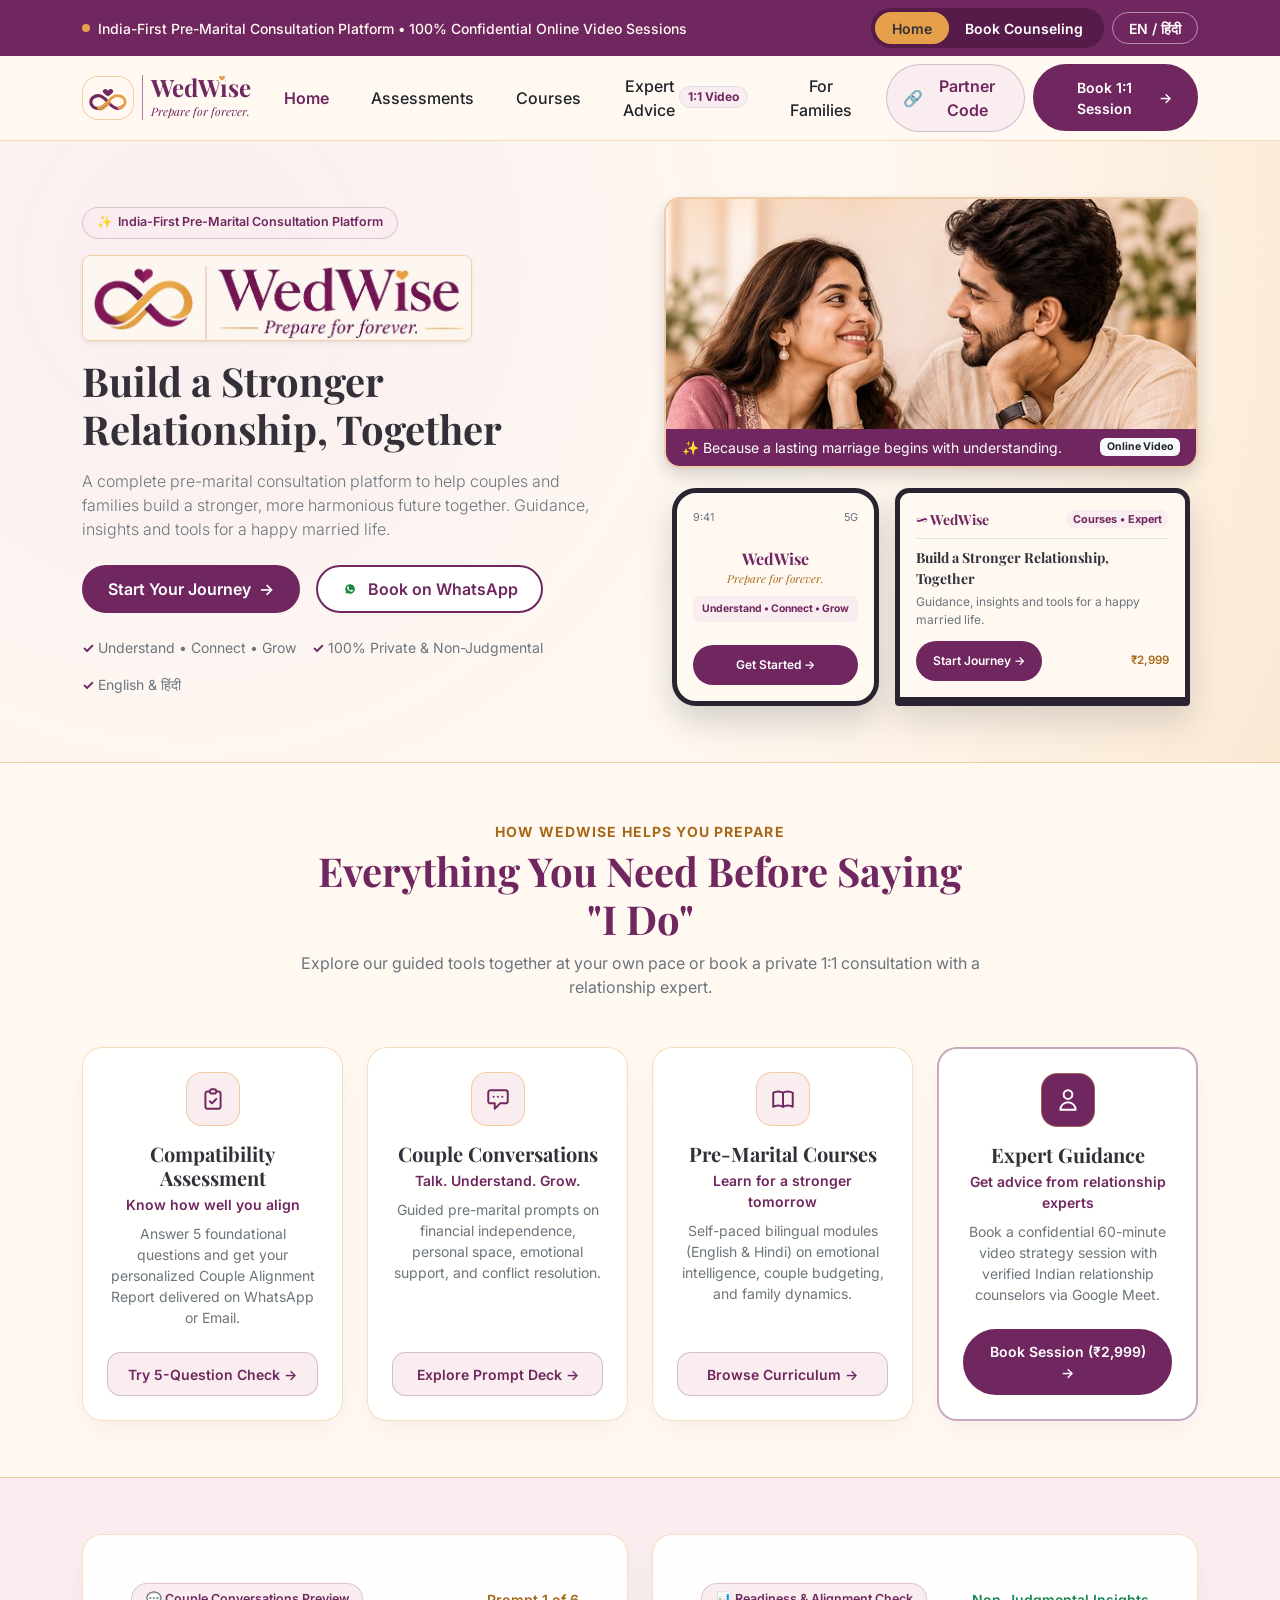
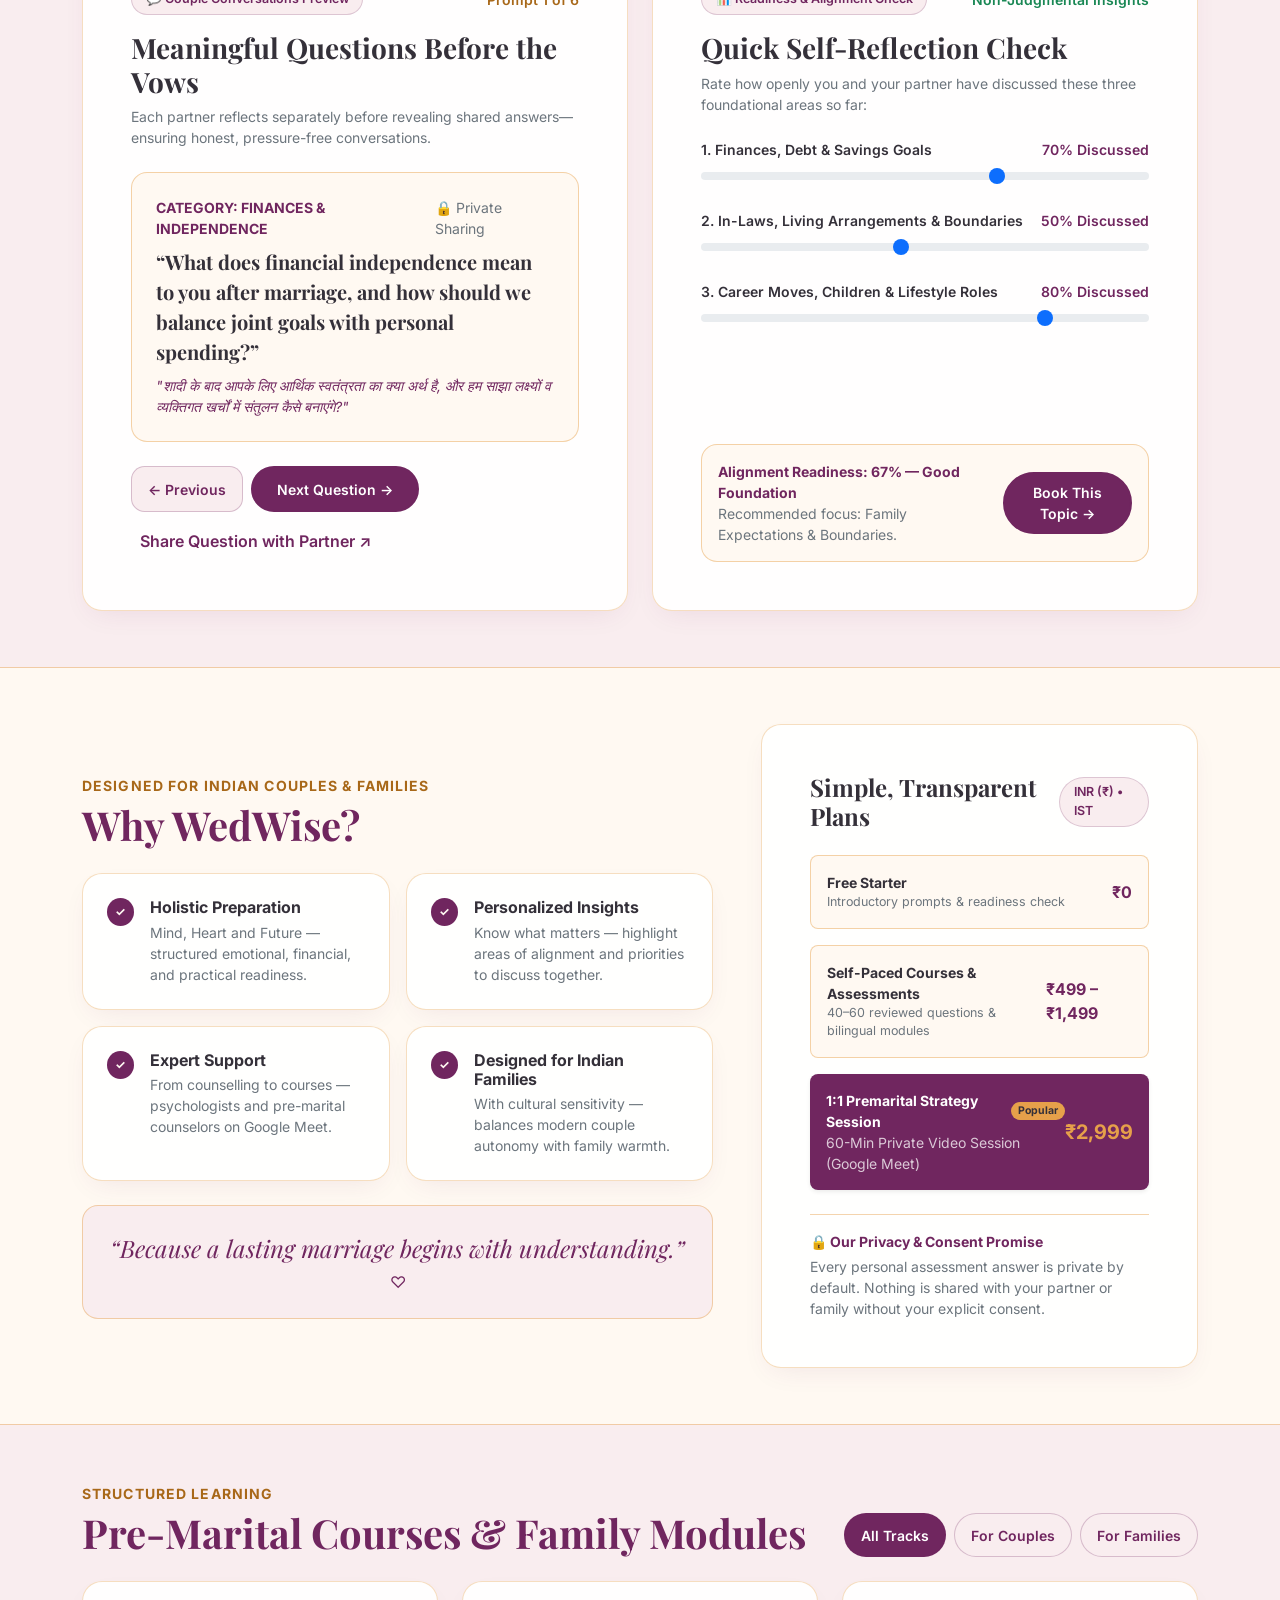
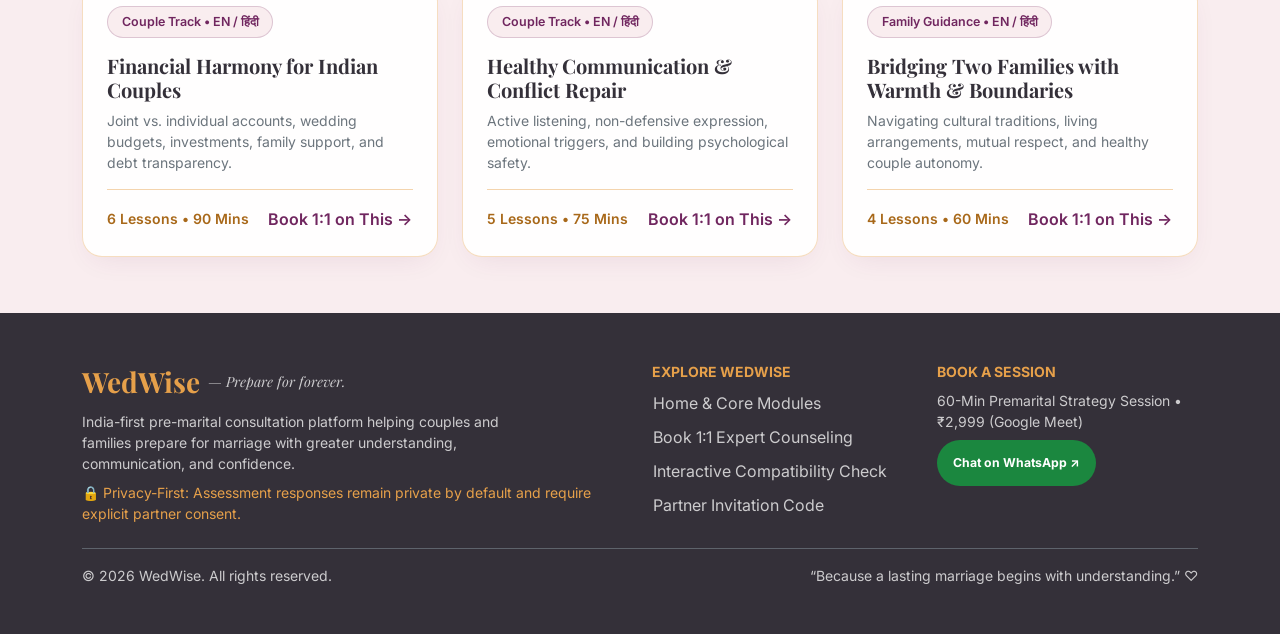
<file: index.html>
<!DOCTYPE html>
<html lang="en">
<head>
  <meta charset="UTF-8" />
  <meta name="viewport" content="width=device-width, initial-scale=1.0" />
  <title>WedWise — Prepare for Forever | India-First Pre-Marital Consultation Platform</title>
  <meta name="description" content="A complete pre-marital consultation platform to help Indian couples and families build a stronger, more harmonious future together. Book 1:1 sessions on WhatsApp." />
  <meta name="theme-color" content="#70265F" />
  <meta property="og:title" content="WedWise — Prepare for Forever" />
  <meta property="og:description" content="India-first pre-marital consultation platform for couples and families. Compatibility checks, guided conversations, courses, and 1:1 expert counseling." />
  <meta property="og:type" content="website" />

  <!-- Preconnect & Google Fonts -->
  <link rel="preconnect" href="https://fonts.googleapis.com" />
  <link rel="preconnect" href="https://fonts.gstatic.com" crossorigin />
  <link rel="preconnect" href="https://cdn.jsdelivr.net" crossorigin />
  <link href="https://fonts.googleapis.com/css2?family=Inter:wght@400;500;600;700&family=Playfair+Display:ital,wght@0,600;0,700;1,400;1,600&display=swap" rel="stylesheet" />

  <!-- Bootstrap 5.3.3 Static CSS -->
  <link href="https://cdn.jsdelivr.net/npm/bootstrap@5.3.3/dist/css/bootstrap.min.css" rel="stylesheet" />

  <link rel="stylesheet" href="styles.css" />
</head>
<body>

  <!-- ========================================================================
       MODULE 0: TOP BAR & PAGE SWITCHER
       ======================================================================== -->
  <div class="bg-ww-purple py-2 px-3 small">
    <div class="container d-flex flex-wrap align-items-center justify-content-between gap-2">
      <div class="d-flex align-items-center gap-2">
        <span class="rounded-circle d-inline-block" style="width:8px;height:8px;background:#E6A04A;"></span>
        <span id="topBannerText" class="fw-medium">India-First Pre-Marital Consultation Platform • 100% Confidential Online Video Sessions</span>
      </div>
      <div class="d-flex align-items-center gap-2">
        <div class="btn-group btn-group-sm rounded-pill p-1" style="background:#561B48;" role="group" aria-label="Page switcher">
          <button type="button" id="topSwitchHome" class="btn btn-sm rounded-pill fw-semibold px-3 py-1" style="background:#E6A04A;color:#343039;min-height:32px;">
            Home
          </button>
          <button type="button" id="topSwitchCounseling" class="btn btn-sm rounded-pill fw-semibold px-3 py-1 text-white" style="min-height:32px;">
            Book Counseling
          </button>
        </div>
        <button type="button" id="langToggleBtn" class="btn btn-sm rounded-pill text-white border border-light border-opacity-50 px-3 py-1 fw-semibold" style="min-height:32px;" aria-label="Toggle English or Hindi language">
          EN / हिंदी
        </button>
      </div>
    </div>
  </div>

  <!-- ========================================================================
       MODULE 1: STICKY BRAND NAVBAR
       ======================================================================== -->
  <header class="ww-navbar py-2">
    <div class="container d-flex align-items-center justify-content-between gap-3">
      <button type="button" id="brandLogoBtn" class="btn p-0 border-0 d-flex align-items-center gap-2 text-start" aria-label="WedWise Home">
        <div class="ww-icon-box" style="width:52px;height:44px;background:#FFF9F2;">
          <svg width="42" height="28" viewBox="0 0 88 56" fill="none" xmlns="http://www.w3.org/2000/svg" aria-hidden="true">
            <path d="M44 13C41.8 9.2 37.2 8 34.2 11.2C31.5 14 33.2 18.2 44 24.5C54.8 18.2 56.5 14 53.8 11.2C50.8 8 46.2 9.2 44 13Z" fill="#70265F"/>
            <path d="M24 23C14.5 23 8 29 8 36.5C8 44 14.5 50 24 50C31.5 50 37 44.5 44 36.5C37 28.5 31.5 23 24 23Z" stroke="#70265F" stroke-width="6.5" stroke-linecap="round"/>
            <path d="M44 36.5C51 44.5 56.5 50 64 50C68.5 50 72.5 48 75 45" stroke="#70265F" stroke-width="6" stroke-linecap="round"/>
            <path d="M24 48.5C32.5 48.5 38.5 42 46 33.5C53.5 25 58 23 64 23C73.5 23 80 29 80 36.5C80 43.2 74.5 48.2 66.5 48.2" stroke="#E6A04A" stroke-width="6" stroke-linecap="round"/>
            <path d="M27 53C35 53 41 46.5 48.5 38" stroke="#E6A04A" stroke-width="3.2" stroke-linecap="round"/>
          </svg>
        </div>
        <div class="ps-2" style="border-left: 1.5px solid #B17A9E;">
          <span class="font-serif-brand fs-4 fw-bold text-ww-purple position-relative d-inline-block lh-1">WedWise<svg width="8" height="8" viewBox="0 0 16 16" fill="#E6A04A" style="position:absolute;top:0px;left:71%;transform:translateX(-50%);background:#FFF9F2;border-radius:50%;" aria-hidden="true"><path d="M8 3.2C6.8 1.4 4.2 1 2.6 2.8C1.1 4.5 2 7 8 11.2C14 7 14.9 4.5 13.4 2.8C11.8 1 9.2 1.4 8 3.2Z"/></svg></span>
          <span class="font-serif-brand fst-italic small text-ww-purple d-block" style="font-size:0.72rem;" data-i18n="tagline">Prepare for forever.</span>
        </div>
      </button>

      <nav class="d-none d-lg-flex align-items-center gap-2" aria-label="Main navigation">
        <button type="button" data-nav-target="home" class="btn btn-link text-decoration-none text-ww-purple fw-semibold px-3" data-i18n="navHome">Home</button>
        <button type="button" data-scroll-to="pillarsSection" class="btn btn-link text-decoration-none text-dark fw-medium px-3" data-i18n="navAssessments">Assessments</button>
        <button type="button" data-scroll-to="coursesSection" class="btn btn-link text-decoration-none text-dark fw-medium px-3" data-i18n="navCourses">Courses</button>
        <button type="button" data-nav-target="counseling" class="btn btn-link text-decoration-none text-dark fw-medium px-3 d-inline-flex align-items-center gap-1">
          <span data-i18n="navExpert">Expert Advice</span>
          <span class="badge rounded-pill bg-ww-blush text-ww-purple border">1:1 Video</span>
        </button>
        <button type="button" data-scroll-to="whySection" class="btn btn-link text-decoration-none text-dark fw-medium px-3" data-i18n="navFamilies">For Families</button>
      </nav>

      <div class="d-flex align-items-center gap-2">
        <button type="button" id="partnerCodeModalBtn" class="btn-ww-soft d-none d-sm-inline-flex align-items-center gap-1 rounded-pill px-3">
          <span aria-hidden="true">🔗</span>
          <span data-i18n="btnInviteCode">Partner Code</span>
        </button>
        <button type="button" id="headerBookBtn" class="btn-ww-primary small">
          <span data-i18n="btnBookHeader">Book 1:1 Session</span>
          <span aria-hidden="true">→</span>
        </button>
      </div>
    </div>
  </header>

  <!-- ========================================================================
       PAGE 1: HOME VIEW
       ======================================================================== -->
  <main id="pageHome">

    <!-- ==================== SECTION 1.1: HERO BANNER ==================== -->
    <section id="heroSection" class="ww-hero-gradient py-5 border-bottom border-ww-gold">
      <div class="container py-lg-2">
        <div class="row g-5 align-items-center">

          <div class="col-12 col-lg-6 text-center text-lg-start">
            <div class="ww-badge mb-3">
              <span aria-hidden="true">✨</span>
              <span data-i18n="heroBadge">India-First Pre-Marital Consultation Platform</span>
            </div>

            <div class="mb-3 d-flex justify-content-center justify-content-lg-start">
              <img
                src="assets/wedwise_logo_horizontal.jpg"
                alt="WedWise — Prepare for forever horizontal logo"
                width="380"
                height="86"
                class="img-fluid rounded-3 border border-ww-gold shadow-sm"
                style="max-height: 86px; width: auto;"
              />
            </div>

            <h1 class="font-serif-brand display-6 fw-bold mb-3" data-i18n="heroHeadline">
              Build a Stronger Relationship, Together
            </h1>

            <p class="lead fs-6 text-secondary mb-4 mx-auto mx-lg-0" style="max-width: 560px;" data-i18n="heroSubtext">
              A complete pre-marital consultation platform to help couples and families build a stronger, more harmonious future together. Guidance, insights and tools for a happy married life.
            </p>

            <div class="d-flex flex-column flex-sm-row align-items-stretch align-items-sm-center justify-content-center justify-content-lg-start gap-3 mb-4">
              <button type="button" id="heroStartJourneyBtn" class="btn-ww-primary">
                <span data-i18n="ctaStartJourney">Start Your Journey</span>
                <span aria-hidden="true">→</span>
              </button>
              <a id="heroWhatsappDirectLink" href="https://wa.me/919876543210?text=Hi!%20I'd%20like%20to%20book%20a%20Premarital%20Counseling%20session.%20Topic:%20General%20Readiness%20Preferred%20time:%20Weekend" target="_blank" rel="noopener noreferrer" class="btn-ww-outline text-decoration-none">
                <svg width="20" height="20" style="color:#1B873F;" fill="currentColor" viewBox="0 0 24 24" aria-hidden="true"><path d="M12.031 6.172c-3.181 0-5.767 2.586-5.768 5.766-.001 1.298.38 2.27 1.019 3.287l-.582 2.128 2.182-.573c.978.58 1.911.928 3.145.929 3.178 0 5.767-2.587 5.768-5.766.001-3.187-2.575-5.77-5.764-5.771zm3.392 8.244c-.144.405-.837.774-1.17.824-.299.045-.677.063-1.092-.069-.252-.08-.575-.187-.988-.365-1.739-.751-2.874-2.502-2.961-2.617-.087-.116-.708-.94-.708-1.793s.448-1.273.607-1.446c.159-.173.346-.217.462-.217l.332.006c.106.005.249-.04.39.298.144.347.491 1.2.534 1.287.043.087.072.188.014.304-.058.116-.087.188-.173.289l-.26.304c-.087.086-.177.18-.076.354.101.174.449.741.964 1.201.662.591 1.221.774 1.394.86s.274.072.376-.043c.101-.116.433-.506.549-.68.116-.173.231-.145.39-.087s1.011.477 1.184.564.289.13.332.202c.045.072.045.419-.1.824z"/></svg>
                <span data-i18n="ctaWhatsappHero">Book on WhatsApp</span>
              </a>
            </div>

            <div class="d-flex flex-wrap justify-content-center justify-content-lg-start gap-3 small text-secondary">
              <span><strong class="text-ww-purple">✓</strong> Understand • Connect • Grow</span>
              <span><strong class="text-ww-purple">✓</strong> 100% Private &amp; Non-Judgmental</span>
              <span><strong class="text-ww-purple">✓</strong> English &amp; हिंदी</span>
            </div>
          </div>

          <div class="col-12 col-lg-6">
            <div class="rounded-4 overflow-hidden border border-2 border-ww-gold shadow position-relative bg-ww-blush">
              <img
                src="assets/wedwise_couple.jpg"
                alt="Happy Indian couple preparing for marriage with WedWise"
                width="640"
                height="264"
                fetchpriority="high"
                decoding="async"
                class="w-100 object-fit-cover"
                style="height: 230px;"
              />
              <div class="p-2 px-3 bg-ww-purple text-white small d-flex align-items-center justify-content-between">
                <span>✨ Because a lasting marriage begins with understanding.</span>
                <span class="badge bg-light text-dark d-none d-sm-inline-block">Online Video</span>
              </div>
            </div>

            <div class="row g-3 mt-1 px-2">
              <div class="col-5">
                <div class="device-phone p-3 text-center h-100 d-flex flex-column justify-content-between">
                  <div class="d-flex justify-content-between text-secondary" style="font-size:0.68rem;">
                    <span>9:41</span>
                    <span>5G</span>
                  </div>
                  <div class="my-2">
                    <div class="font-serif-brand fw-bold text-ww-purple">WedWise</div>
                    <div class="font-serif-brand fst-italic text-ww-gold" style="font-size:0.7rem;">Prepare for forever.</div>
                    <div class="badge bg-ww-blush text-ww-purple w-100 mt-2 py-2 text-wrap" style="font-size:0.65rem;">
                      Understand • Connect • Grow
                    </div>
                  </div>
                  <button type="button" id="phoneMockupBtn" class="btn btn-sm rounded-pill bg-ww-purple text-white fw-semibold w-100 py-2" style="min-height:40px;font-size:0.75rem;">
                    Get Started →
                  </button>
                </div>
              </div>

              <div class="col-7">
                <div class="device-laptop p-3 h-100 d-flex flex-column justify-content-between">
                  <div class="d-flex align-items-center justify-content-between border-bottom pb-2">
                    <span class="font-serif-brand fw-bold small text-ww-purple">∞ WedWise</span>
                    <span class="badge rounded-pill bg-ww-blush text-ww-purple" style="font-size:0.68rem;">Courses • Expert</span>
                  </div>
                  <div class="my-2">
                    <div class="font-serif-brand fw-bold small">Build a Stronger Relationship, Together</div>
                    <p class="text-secondary mb-0 mt-1" style="font-size:0.75rem;">Guidance, insights and tools for a happy married life.</p>
                  </div>
                  <div class="d-flex align-items-center justify-content-between pt-1">
                    <button type="button" id="laptopMockupBtn" class="btn btn-sm rounded-pill bg-ww-purple text-white fw-semibold px-3 py-2" style="min-height:40px;font-size:0.75rem;">
                      Start Journey →
                    </button>
                    <span class="small fw-semibold text-ww-gold d-none d-sm-inline" style="font-size:0.72rem;">₹2,999</span>
                  </div>
                </div>
              </div>
            </div>
          </div>

        </div>
      </div>
    </section>

    <!-- ==================== SECTION 1.2: 4 CORE PILLARS ==================== -->
    <section id="pillarsSection" class="py-5">
      <div class="container py-2">
        <div class="text-center mx-auto mb-5" style="max-width: 680px;">
          <span class="text-uppercase fw-bold small text-ww-gold" style="letter-spacing: 0.08em;">How WedWise Helps You Prepare</span>
          <h2 class="font-serif-brand display-6 fw-bold text-ww-purple mt-1" data-i18n="pillarsHeading">
            Everything You Need Before Saying "I Do"
          </h2>
          <p class="text-secondary mb-0">
            Explore our guided tools together at your own pace or book a private 1:1 consultation with a relationship expert.
          </p>
        </div>

        <div class="row g-4">
          <div class="col-12 col-sm-6 col-lg-3">
            <div class="ww-card p-4 h-100 d-flex flex-column justify-content-between text-center">
              <div>
                <div class="ww-icon-box mx-auto mb-3">
                  <svg width="26" height="26" fill="none" stroke="currentColor" stroke-width="1.8" viewBox="0 0 24 24" aria-hidden="true">
                    <path stroke-linecap="round" stroke-linejoin="round" d="M9 5H7a2 2 0 00-2 2v12a2 2 0 002 2h10a2 2 0 002-2V7a2 2 0 00-2-2h-2M9 5a2 2 0 002 2h2a2 2 0 002-2M9 5a2 2 0 012-2h2a2 2 0 012 2m-6 9l2 2 4-4"/>
                  </svg>
                </div>
                <h3 class="font-serif-brand h5 fw-bold mb-1">Compatibility Assessment</h3>
                <p class="small fw-semibold text-ww-purple mb-2">Know how well you align</p>
                <p class="small text-secondary mb-4">
                  Answer 5 foundational questions and get your personalized Couple Alignment Report delivered on WhatsApp or Email.
                </p>
              </div>
              <button type="button" id="openQuizBtn" class="btn-ww-soft w-100 small">
                Try 5-Question Check →
              </button>
            </div>
          </div>

          <div class="col-12 col-sm-6 col-lg-3">
            <div class="ww-card p-4 h-100 d-flex flex-column justify-content-between text-center">
              <div>
                <div class="ww-icon-box mx-auto mb-3">
                  <svg width="26" height="26" fill="none" stroke="currentColor" stroke-width="1.8" viewBox="0 0 24 24" aria-hidden="true">
                    <path stroke-linecap="round" stroke-linejoin="round" d="M8 10h.01M12 10h.01M16 10h.01M9 16H5a2 2 0 01-2-2V6a2 2 0 012-2h14a2 2 0 012 2v8a2 2 0 01-2 2h-5l-5 5v-5z"/>
                  </svg>
                </div>
                <h3 class="font-serif-brand h5 fw-bold mb-1">Couple Conversations</h3>
                <p class="small fw-semibold text-ww-purple mb-2">Talk. Understand. Grow.</p>
                <p class="small text-secondary mb-4">
                  Guided pre-marital prompts on financial independence, personal space, emotional support, and conflict resolution.
                </p>
              </div>
              <button type="button" id="openPromptsBtn" class="btn-ww-soft w-100 small">
                Explore Prompt Deck →
              </button>
            </div>
          </div>

          <div class="col-12 col-sm-6 col-lg-3">
            <div class="ww-card p-4 h-100 d-flex flex-column justify-content-between text-center">
              <div>
                <div class="ww-icon-box mx-auto mb-3">
                  <svg width="26" height="26" fill="none" stroke="currentColor" stroke-width="1.8" viewBox="0 0 24 24" aria-hidden="true">
                    <path stroke-linecap="round" stroke-linejoin="round" d="M12 6.253v13m0-13C10.832 5.477 9.246 5 7.5 5S4.168 5.477 3 6.253v13C4.168 18.477 5.754 18 7.5 18s3.332.477 4.5 1.253m0-13C13.168 5.477 14.754 5 16.5 5c1.747 0 3.332.477 4.5 1.253v13C19.832 18.477 18.247 18 16.5 18c-1.746 0-3.332.477-4.5 1.253"/>
                  </svg>
                </div>
                <h3 class="font-serif-brand h5 fw-bold mb-1">Pre-Marital Courses</h3>
                <p class="small fw-semibold text-ww-purple mb-2">Learn for a stronger tomorrow</p>
                <p class="small text-secondary mb-4">
                  Self-paced bilingual modules (English &amp; Hindi) on emotional intelligence, couple budgeting, and family dynamics.
                </p>
              </div>
              <button type="button" data-scroll-to="coursesSection" class="btn-ww-soft w-100 small">
                Browse Curriculum →
              </button>
            </div>
          </div>

          <div class="col-12 col-sm-6 col-lg-3">
            <div class="ww-card p-4 h-100 d-flex flex-column justify-content-between text-center border-2" style="border-color: rgba(112,38,95,0.4);">
              <div>
                <div class="ww-icon-box mx-auto mb-3 bg-ww-purple text-white">
                  <svg width="26" height="26" fill="none" stroke="currentColor" stroke-width="1.8" viewBox="0 0 24 24" aria-hidden="true">
                    <path stroke-linecap="round" stroke-linejoin="round" d="M16 7a4 4 0 11-8 0 4 4 0 018 0zM12 14a7 7 0 00-7 7h14a7 7 0 00-7-7z"/>
                  </svg>
                </div>
                <h3 class="font-serif-brand h5 fw-bold mb-1">Expert Guidance</h3>
                <p class="small fw-semibold text-ww-purple mb-2">Get advice from relationship experts</p>
                <p class="small text-secondary mb-4">
                  Book a confidential 60-minute video strategy session with verified Indian relationship counselors via Google Meet.
                </p>
              </div>
              <button type="button" id="pillarExpertBookBtn" class="btn-ww-primary w-100 small">
                Book Session (₹2,999) →
              </button>
            </div>
          </div>
        </div>
      </div>
    </section>

    <!-- ==================== SECTION 1.3: INTERACTIVE CONVERSATIONS & READINESS ==================== -->
    <section id="interactivePreviewSection" class="py-5 bg-ww-blush border-top border-bottom border-ww-gold">
      <div class="container py-2">
        <div class="row g-4 align-items-stretch">

          <div class="col-12 col-lg-6">
            <div class="ww-card p-4 p-sm-5 h-100 d-flex flex-column justify-content-between">
              <div>
                <div class="d-flex align-items-center justify-content-between gap-2 mb-3">
                  <span class="ww-badge">💬 Couple Conversations Preview</span>
                  <span id="promptCounter" class="small fw-semibold text-ww-gold">Prompt 1 of 6</span>
                </div>
                <h2 class="font-serif-brand h3 fw-bold mb-2">Meaningful Questions Before the Vows</h2>
                <p class="small text-secondary mb-4">
                  Each partner reflects separately before revealing shared answers—ensuring honest, pressure-free conversations.
                </p>

                <div class="p-4 rounded-4 bg-ww-ivory border border-ww-gold mb-4">
                  <div class="d-flex align-items-center justify-content-between mb-2">
                    <span id="promptCategoryBadge" class="small fw-bold text-uppercase text-ww-purple">Category: Finances &amp; Independence</span>
                    <span class="small text-secondary">🔒 Private Sharing</span>
                  </div>
                  <p id="promptQuestionText" class="font-serif-brand fs-5 fw-bold mb-2">
                    “What does financial independence mean to you after marriage, and how should we balance joint goals with personal spending?”
                  </p>
                  <p id="promptQuestionHindi" class="small fst-italic text-ww-purple mb-0">
                    "शादी के बाद आपके लिए आर्थिक स्वतंत्रता का क्या अर्थ है, और हम साझा लक्ष्यों व व्यक्तिगत खर्चों में संतुलन कैसे बनाएंगे?"
                  </p>
                </div>
              </div>

              <div class="d-flex flex-wrap align-items-center justify-content-between gap-2">
                <div class="d-flex gap-2">
                  <button type="button" id="prevPromptBtn" class="btn-ww-soft px-3 small">← Previous</button>
                  <button type="button" id="nextPromptBtn" class="btn-ww-primary px-4 small">Next Question →</button>
                </div>
                <button type="button" id="sharePromptWhatsappBtn" class="btn btn-link text-ww-purple fw-semibold small text-decoration-none p-2">
                  Share Question with Partner ↗
                </button>
              </div>
            </div>
          </div>

          <div class="col-12 col-lg-6">
            <div class="ww-card p-4 p-sm-5 h-100 d-flex flex-column justify-content-between">
              <div>
                <div class="d-flex align-items-center justify-content-between gap-2 mb-3">
                  <span class="ww-badge">📊 Readiness &amp; Alignment Check</span>
                  <span class="small fw-semibold text-success">Non-Judgmental Insights</span>
                </div>
                <h2 class="font-serif-brand h3 fw-bold mb-2">Quick Self-Reflection Check</h2>
                <p class="small text-secondary mb-4">
                  Rate how openly you and your partner have discussed these three foundational areas so far:
                </p>

                <div class="mb-3">
                  <div class="d-flex justify-content-between small fw-semibold mb-1">
                    <label for="sliderFin">1. Finances, Debt &amp; Savings Goals</label>
                    <span id="scoreFinVal" class="text-ww-purple">70% Discussed</span>
                  </div>
                  <input type="range" id="sliderFin" min="10" max="100" step="10" value="70" class="form-range" />
                </div>

                <div class="mb-3">
                  <div class="d-flex justify-content-between small fw-semibold mb-1">
                    <label for="sliderFam">2. In-Laws, Living Arrangements &amp; Boundaries</label>
                    <span id="scoreFamVal" class="text-ww-purple">50% Discussed</span>
                  </div>
                  <input type="range" id="sliderFam" min="10" max="100" step="10" value="50" class="form-range" />
                </div>

                <div class="mb-4">
                  <div class="d-flex justify-content-between small fw-semibold mb-1">
                    <label for="sliderLife">3. Career Moves, Children &amp; Lifestyle Roles</label>
                    <span id="scoreLifeVal" class="text-ww-purple">80% Discussed</span>
                  </div>
                  <input type="range" id="sliderLife" min="10" max="100" step="10" value="80" class="form-range" />
                </div>
              </div>

              <div class="p-3 rounded-4 bg-ww-ivory border border-ww-gold d-flex flex-column flex-sm-row align-items-start align-items-sm-center justify-content-between gap-3">
                <div>
                  <div class="small fw-bold text-ww-purple" id="readinessSummaryTitle">Alignment Readiness: 67% — Good Foundation</div>
                  <div class="small text-secondary" id="readinessSummaryDesc">Recommended focus: Family Expectations &amp; Boundaries.</div>
                </div>
                <button type="button" id="bookRecommendedTopicBtn" class="btn-ww-primary small py-2 px-3 shrink-0">
                  Book This Topic →
                </button>
              </div>
            </div>
          </div>

        </div>
      </div>
    </section>

    <!-- ==================== SECTION 1.4: WHY WEDWISE & PLANS (Populated from JSON Config) ==================== -->
    <section id="whySection" class="py-5">
      <div class="container py-2">
        <div class="row g-5 align-items-center">

          <div class="col-12 col-lg-7">
            <span class="text-uppercase fw-bold small text-ww-gold" style="letter-spacing: 0.08em;">Designed for Indian Couples &amp; Families</span>
            <h2 class="font-serif-brand display-6 fw-bold text-ww-purple mt-1 mb-4">Why WedWise?</h2>

            <div id="whyPointsContainer" class="row g-3 mb-4">
              <!-- Populated from WEDWISE_CONFIG.whyWedwise -->
            </div>

            <div class="p-4 rounded-4 bg-ww-blush border border-ww-gold text-center">
              <p class="font-serif-brand fst-italic fs-4 text-ww-purple mb-1">
                “Because a lasting marriage begins with understanding.”
              </p>
              <span class="text-ww-purple" aria-hidden="true">♡</span>
            </div>
          </div>

          <div class="col-12 col-lg-5">
            <div class="ww-card p-4 p-sm-5">
              <div class="d-flex align-items-center justify-content-between mb-4">
                <h3 class="font-serif-brand h4 fw-bold mb-0">Simple, Transparent Plans</h3>
                <span class="ww-badge">INR (₹) • IST</span>
              </div>

              <div id="plansContainer" class="d-flex flex-column gap-3 mb-4">
                <!-- Populated from WEDWISE_CONFIG.plans -->
              </div>

              <div class="pt-3 border-top border-ww-gold small text-secondary">
                <strong class="text-ww-purple d-block mb-1">🔒 Our Privacy &amp; Consent Promise</strong>
                Every personal assessment answer is private by default. Nothing is shared with your partner or family without your explicit consent.
              </div>
            </div>
          </div>

        </div>
      </div>
    </section>

    <!-- ==================== SECTION 1.5: COURSES & FAMILY MODULES ==================== -->
    <section id="coursesSection" class="py-5 bg-ww-blush border-top border-ww-gold">
      <div class="container py-2">
        <div class="d-flex flex-column flex-md-row align-items-md-end justify-content-between mb-4 gap-3">
          <div>
            <span class="text-uppercase fw-bold small text-ww-gold" style="letter-spacing: 0.08em;">Structured Learning</span>
            <h2 class="font-serif-brand display-6 fw-bold text-ww-purple mt-1 mb-0">
              Pre-Marital Courses &amp; Family Modules
            </h2>
          </div>
          <div class="d-flex flex-wrap gap-2" role="group" aria-label="Course filters">
            <button type="button" data-course-filter="all" class="course-filter-btn btn-ww-soft active rounded-pill px-3 small">All Tracks</button>
            <button type="button" data-course-filter="couple" class="course-filter-btn btn-ww-soft rounded-pill px-3 small">For Couples</button>
            <button type="button" data-course-filter="family" class="course-filter-btn btn-ww-soft rounded-pill px-3 small">For Families</button>
          </div>
        </div>

        <div id="coursesGrid" class="row g-4">
          <!-- Populated from WEDWISE_CONFIG.courses -->
        </div>
      </div>
    </section>

  </main>

  <!-- ========================================================================
       PAGE 2: BOOK COUNSELING VIEW
       ======================================================================== -->
  <main id="pageCounseling" class="d-none">

    <!-- ==================== SECTION 2.1: BOOKING CUSTOMIZER & EXPERTS ==================== -->
    <section id="bookingFormSection" class="ww-hero-gradient py-5 border-bottom border-ww-gold">
      <div class="container">
        <div class="mb-4">
          <button type="button" id="backToHomeBtn" class="btn btn-link text-ww-purple fw-semibold text-decoration-none p-0">
            ← Back to Home
          </button>
        </div>

        <div class="row g-4 align-items-start">

          <div class="col-12 col-lg-7">
            <div class="ww-card p-4 p-sm-5">
              <div class="d-flex flex-wrap align-items-center justify-content-between gap-2 mb-3">
                <span class="ww-badge">✨ Confidential Online Consultation</span>
                <span class="badge rounded-pill bg-ww-ivory text-ww-purple border border-ww-gold px-3 py-2">60-Min Session • ₹2,999</span>
              </div>

              <h1 class="font-serif-brand h2 fw-bold mb-2">Book Your Premarital Strategy Session</h1>
              <p class="small text-secondary mb-4">
                Select your key discussion topic and preferred time window below. Our care team will share 2 convenient IST slots on WhatsApp and set up your private Google Meet session.
              </p>

              <div class="row g-3 mb-4">
                <div class="col-12 col-sm-6">
                  <label for="waTopicSelect" class="form-label small fw-semibold">1. Key Discussion Topic</label>
                  <select id="waTopicSelect" class="form-select bg-ww-ivory border-ww-gold">
                    <option value="General">General Readiness &amp; Compatibility</option>
                    <option value="Finances">Finances, Budgeting &amp; Career Goals</option>
                    <option value="Family">Family Expectations &amp; Healthy Boundaries</option>
                    <option value="Communication">Communication &amp; Conflict Resolution</option>
                    <option value="Intimacy &amp; Lifestyle">Intimacy, Values &amp; Lifestyle Alignment</option>
                  </select>
                </div>

                <div class="col-12 col-sm-6">
                  <label for="waTimeSelect" class="form-label small fw-semibold">2. Preferred Time Window (IST)</label>
                  <select id="waTimeSelect" class="form-select bg-ww-ivory border-ww-gold">
                    <option value="Weekend">Weekend (Saturday / Sunday IST)</option>
                    <option value="Evening">Weekday Evening (6:00 PM – 9:00 PM IST)</option>
                    <option value="Morning">Morning Slot (10:00 AM – 1:00 PM IST)</option>
                  </select>
                </div>

                <div class="col-12 col-sm-6">
                  <label for="waWeddingDate" class="form-label small fw-semibold">3. Wedding Month / Stage (Optional)</label>
                  <input type="text" id="waWeddingDate" placeholder="e.g., Dec 2026 / Engaged" class="form-control bg-ww-ivory border-ww-gold" />
                </div>

                <div class="col-12 col-sm-6">
                  <label for="waParticipantSelect" class="form-label small fw-semibold">4. Who Will Join?</label>
                  <select id="waParticipantSelect" class="form-select bg-ww-ivory border-ww-gold">
                    <option value="Both Partners">Both Partners Together</option>
                    <option value="Individual">Individual Clarity Session First</option>
                    <option value="Couple & Family">Couple + Family Guidance</option>
                  </select>
                </div>
              </div>

              <div class="p-3 rounded-4 bg-ww-ivory border border-ww-gold mb-4">
                <div class="d-flex align-items-center justify-content-between mb-1">
                  <span class="small fw-bold text-uppercase text-ww-purple" style="font-size:0.72rem;">Your Pre-Filled WhatsApp Request</span>
                  <span class="small text-success fw-semibold" style="font-size:0.72rem;">✓ Instant Concierge Reply</span>
                </div>
                <p id="waMessagePreview" class="small fst-italic mb-0 p-2 rounded bg-ww-blush"></p>
              </div>

              <div class="d-flex flex-column flex-sm-row gap-3">
                <a id="dynamicWaButton" href="https://wa.me/919876543210?text=Hi!" target="_blank" rel="noopener noreferrer" class="btn-ww-whatsapp flex-grow-1">
                  <svg width="20" height="20" fill="currentColor" viewBox="0 0 24 24" aria-hidden="true"><path d="M12.031 6.172c-3.181 0-5.767 2.586-5.768 5.766-.001 1.298.38 2.27 1.019 3.287l-.582 2.128 2.182-.573c.978.58 1.911.928 3.145.929 3.178 0 5.767-2.587 5.768-5.766.001-3.187-2.575-5.77-5.764-5.771zm3.392 8.244c-.144.405-.837.774-1.17.824-.299.045-.677.063-1.092-.069-.252-.08-.575-.187-.988-.365-1.739-.751-2.874-2.502-2.961-2.617-.087-.116-.708-.94-.708-1.793s.448-1.273.607-1.446c.159-.173.346-.217.462-.217l.332.006c.106.005.249-.04.39.298.144.347.491 1.2.534 1.287.043.087.072.188.014.304-.058.116-.087.188-.173.289l-.26.304c-.087.086-.177.18-.076.354.101.174.449.741.964 1.201.662.591 1.221.774 1.394.86s.274.072.376-.043c.101-.116.433-.506.549-.68.116-.173.231-.145.39-.087s1.011.477 1.184.564.289.13.332.202c.045.072.045.419-.1.824z"/></svg>
                  <span>Book Premarital Counseling on WhatsApp</span>
                </a>
                <button type="button" id="copyWaUrlBtn" class="btn-ww-soft rounded-pill px-4 small">
                  Copy Message Text
                </button>
              </div>
            </div>
          </div>

          <div class="col-12 col-lg-5 d-flex flex-column gap-4">
            <div class="ww-card p-4">
              <h2 class="font-serif-brand h4 fw-bold text-ww-purple mb-3">How Your 60-Minute Session Works</h2>
              <ol class="list-unstyled d-flex flex-column gap-3 mb-0 small">
                <li class="d-flex align-items-start gap-3">
                  <span class="badge rounded-circle bg-ww-blush text-ww-purple border p-2">1</span>
                  <div>
                    <div class="fw-bold">Message Us on WhatsApp</div>
                    <div class="text-secondary">Share your preferred topic and whether weekends or weekday evenings suit you best.</div>
                  </div>
                </li>
                <li class="d-flex align-items-start gap-3">
                  <span class="badge rounded-circle bg-ww-blush text-ww-purple border p-2">2</span>
                  <div>
                    <div class="fw-bold">Pick from 2 Open IST Slots</div>
                    <div class="text-secondary">Our care team checks counselor availability and proposes 2 convenient time slots in chat.</div>
                  </div>
                </li>
                <li class="d-flex align-items-start gap-3">
                  <span class="badge rounded-circle bg-ww-blush text-ww-purple border p-2">3</span>
                  <div>
                    <div class="fw-bold">Simple Session Confirmation (₹2,999)</div>
                    <div class="text-secondary">Confirm your slot using a secure payment link shared in WhatsApp with instant receipt.</div>
                  </div>
                </li>
                <li class="d-flex align-items-start gap-3">
                  <span class="badge rounded-circle bg-ww-purple text-white p-2">4</span>
                  <div>
                    <div class="fw-bold">Join Your Private Google Meet</div>
                    <div class="text-secondary">Receive your Google Calendar invite and confidential video link for both partners.</div>
                  </div>
                </li>
              </ol>
            </div>

            <div class="ww-card p-4">
              <div class="d-flex align-items-center justify-content-between mb-3">
                <h3 class="font-serif-brand h5 fw-bold mb-0">Meet Our Relationship Experts</h3>
                <span class="small fw-semibold text-success">✓ Verified M.Phil / MA</span>
              </div>
              <div id="expertsListContainer" class="d-flex flex-column gap-2">
                <button type="button" data-select-topic="Family" class="quick-topic-btn btn-ww-soft py-1 px-3 small">Book</button>
              </div>
            </div>
          </div>

        </div>
      </div>
    </section>

    <!-- ==================== SECTION 2.2: REVIEWS & FAQs (Populated from JSON Config) ==================== -->
    <section id="testimonialsFaqSection" class="py-5">
      <div class="container">
        <div class="text-center mx-auto mb-4" style="max-width:600px;">
          <span class="text-uppercase fw-bold small text-ww-gold" style="letter-spacing: 0.08em;">Couple Reflections</span>
          <h2 class="font-serif-brand h2 fw-bold text-ww-purple mt-1">How Couples Prepared with WedWise</h2>
        </div>

        <div id="reviewsGridContainer" class="row g-4 mb-5">
          <!-- Populated dynamically from WEDWISE_CONFIG.reviews -->
        </div>

        <div class="ww-card p-4 p-sm-5 mx-auto" style="max-width: 880px;">
          <h3 class="font-serif-brand h3 fw-bold text-ww-purple text-center mb-4">Frequently Asked Questions</h3>
          <div id="faqsGridContainer" class="row g-3 small">
            <!-- Populated dynamically from WEDWISE_CONFIG.faqs -->
          </div>
        </div>

      </div>
    </section>

  </main>

  <!-- ========================================================================
       MODULE 2: FOOTER
       ======================================================================== -->
  <footer class="py-5 text-white" style="background-color: #343039;">
    <div class="container">
      <div class="row g-4 mb-4">
        <div class="col-12 col-md-6">
          <div class="d-flex align-items-center gap-2 mb-2">
            <span class="font-serif-brand fs-3 fw-bold" style="color:#E6A04A;">WedWise</span>
            <span class="font-serif-brand fst-italic small opacity-75">— Prepare for forever.</span>
          </div>
          <p class="small opacity-75 mb-2" style="max-width: 420px;">
            India-first pre-marital consultation platform helping couples and families prepare for marriage with greater understanding, communication, and confidence.
          </p>
          <div class="small" style="color:#E6A04A;">
            🔒 Privacy-First: Assessment responses remain private by default and require explicit partner consent.
          </div>
        </div>

        <div class="col-6 col-md-3 small">
          <div class="fw-bold text-uppercase mb-2" style="color:#E6A04A;">Explore WedWise</div>
          <ul class="list-unstyled d-flex flex-column gap-2 mb-0">
            <li><button type="button" data-nav-target="home" class="btn btn-link p-0 text-white text-decoration-none opacity-75 small">Home &amp; Core Modules</button></li>
            <li><button type="button" data-nav-target="counseling" class="btn btn-link p-0 text-white text-decoration-none opacity-75 small">Book 1:1 Expert Counseling</button></li>
            <li><button type="button" id="footerQuizBtn" class="btn btn-link p-0 text-white text-decoration-none opacity-75 small">Interactive Compatibility Check</button></li>
            <li><button type="button" id="footerInviteBtn" class="btn btn-link p-0 text-white text-decoration-none opacity-75 small">Partner Invitation Code</button></li>
          </ul>
        </div>

        <div class="col-6 col-md-3 small">
          <div class="fw-bold text-uppercase mb-2" style="color:#E6A04A;">Book a Session</div>
          <p class="opacity-75 mb-2">60-Min Premarital Strategy Session • ₹2,999 (Google Meet)</p>
          <a href="https://wa.me/919876543210?text=Hi!%20I'd%20like%20to%20book%20a%20Premarital%20Counseling%20session.%20Topic:%20General%20Preferred%20time:%20Weekend" target="_blank" rel="noopener noreferrer" class="btn-ww-whatsapp py-2 px-3 small">
            <span>Chat on WhatsApp ↗</span>
          </a>
        </div>
      </div>

      <div class="pt-3 border-top border-secondary d-flex flex-column flex-sm-row align-items-center justify-content-between small opacity-75 gap-2">
        <span>© 2026 WedWise. All rights reserved.</span>
        <span>“Because a lasting marriage begins with understanding.” ♡</span>
      </div>
    </div>
  </footer>

  <!-- ========================================================================
       MODULE 3: MOBILE BOTTOM NAVIGATION BAR
       ======================================================================== -->
  <nav class="ww-bottom-nav d-md-none d-flex align-items-center justify-content-around" aria-label="Mobile navigation">
    <button type="button" data-nav-target="home" class="ww-bottom-btn active">
      <span aria-hidden="true">🏠</span>
      <span>Home</span>
    </button>
    <button type="button" id="mobileAssessBtn" class="ww-bottom-btn">
      <span aria-hidden="true">📋</span>
      <span>Assess</span>
    </button>
    <button type="button" id="mobileConnectBtn" class="ww-bottom-btn">
      <span aria-hidden="true">💬</span>
      <span>Connect</span>
    </button>
    <button type="button" data-scroll-to="coursesSection" class="ww-bottom-btn">
      <span aria-hidden="true">📖</span>
      <span>Learn</span>
    </button>
    <button type="button" data-nav-target="counseling" class="ww-bottom-btn">
      <span aria-hidden="true">👩‍⚕️</span>
      <span>Expert</span>
    </button>
  </nav>

  <!-- ========================================================================
       MODULE 4: COMPATIBILITY CHECKER MODAL (With WhatsApp / Email Report Delivery Gate)
       ======================================================================== -->
  <div id="quizModal" class="ww-modal-backdrop" role="dialog" aria-modal="true" aria-labelledby="quizModalTitle">
    <div class="ww-modal-dialog">
      <div class="d-flex align-items-center justify-content-between border-bottom border-ww-gold pb-3 mb-3">
        <div>
          <span class="small fw-bold text-uppercase text-ww-purple" style="font-size:0.7rem;">Interactive Assessment</span>
          <h3 id="quizModalTitle" class="font-serif-brand h5 fw-bold mb-0">WedWise Compatibility Check</h3>
        </div>
        <button type="button" id="closeQuizModalBtn" class="btn-ww-soft rounded-circle p-0" style="width:38px;height:38px;" aria-label="Close modal">✕</button>
      </div>

      <!-- STEP 1: Questions View -->
      <div id="quizQuestionsStep">
        <p class="small text-secondary mb-3">
          Answer these 5 foundational questions. To keep your reflections private and actionable, we will send your personalized <strong>Couple Alignment Report &amp; Discussion Guide</strong> directly to your WhatsApp or Email.
        </p>
        <div id="quizQuestionsContainer" class="d-flex flex-column gap-3 mb-3 small"></div>
        <div class="d-flex flex-wrap gap-2">
          <button type="button" id="calculateQuizBtn" class="btn-ww-primary flex-grow-1 small">Generate Alignment Insight</button>
          <button type="button" id="quizBookWhatsappBtn" class="btn-ww-outline small">Discuss with Expert →</button>
        </div>
      </div>

      <!-- STEP 2: Engagement & Report Delivery Gate (WhatsApp / Email / Optional Google Login) -->
      <div id="quizResultBox" class="d-none">
        <div class="p-3 rounded-4 bg-ww-blush border border-ww-gold mb-3">
          <div class="d-flex align-items-center justify-content-between mb-1">
            <span class="badge rounded-pill bg-ww-purple">✓ 5/5 Responses Analyzed</span>
            <button type="button" id="retakeQuizBtn" class="btn btn-link p-0 small text-ww-purple text-decoration-none">← Edit Answers</button>
          </div>
          <div id="quizResultTitle" class="font-serif-brand h5 fw-bold text-ww-purple mt-2 mb-1">
            Your Couple Alignment Report is Ready!
          </div>
          <p id="quizResultText" class="small text-secondary mb-2">
            Enter your details below to receive your full category breakdown and priority discussion guide on WhatsApp or Email:
          </p>

          <!-- Blurred Preview (Unlocks once sent to WhatsApp or Email) -->
          <div id="quizBlurredBreakdown" class="ww-report-blur p-3 rounded-3 bg-ww-ivory border border-ww-gold small mb-3">
            <div class="d-flex justify-content-between fw-bold mb-1">
              <span>Overall Readiness Index:</span>
              <span id="quizScoreNumber" class="text-ww-purple">80%</span>
            </div>
            <div class="text-secondary" id="quizPriorityAreaText">
              Priority Discussion Topic: Family Expectations &amp; Healthy Boundaries
            </div>
          </div>

          <!-- Lead Capture Inputs -->
          <div class="row g-2 mb-3">
            <div class="col-12 col-sm-6">
              <label for="leadNameInput" class="form-label small fw-semibold mb-1">Your Name</label>
              <input type="text" id="leadNameInput" placeholder="e.g., Aarav / Sneha" class="form-control form-control-sm bg-white border-ww-gold" />
            </div>
            <div class="col-12 col-sm-6">
              <label for="leadContactInput" class="form-label small fw-semibold mb-1">Your Email or WhatsApp No.</label>
              <input type="text" id="leadContactInput" placeholder="name@email.com or +91..." class="form-control form-control-sm bg-white border-ww-gold" />
            </div>
          </div>

          <div class="d-flex flex-column gap-2">
            <button type="button" id="sendReportWhatsappBtn" class="btn-ww-whatsapp w-100 small">
              <span>📲 Send My Full Report on WhatsApp (Instant)</span>
            </button>
            <div class="d-flex flex-column flex-sm-row gap-2">
              <button type="button" id="sendReportEmailBtn" class="btn-ww-outline flex-grow-1 small py-2">
                ✉️ Send Report via Email
              </button>
              <button type="button" id="googleSignInReportBtn" class="btn-ww-soft flex-grow-1 small py-2">
                🔐 Continue with Google
              </button>
            </div>
          </div>
        </div>
      </div>

    </div>
  </div>

  <!-- Partner Code Modal -->
  <div id="partnerModal" class="ww-modal-backdrop" role="dialog" aria-modal="true" aria-labelledby="partnerModalTitle">
    <div class="ww-modal-dialog" style="max-width:440px;">
      <div class="d-flex align-items-center justify-content-between border-bottom border-ww-gold pb-3 mb-3">
        <div>
          <span class="small fw-bold text-uppercase text-ww-purple" style="font-size:0.7rem;">Privacy-First Connection</span>
          <h3 id="partnerModalTitle" class="font-serif-brand h5 fw-bold mb-0">Connect Partner via Code</h3>
        </div>
        <button type="button" id="closePartnerModalBtn" class="btn-ww-soft rounded-circle p-0" style="width:38px;height:38px;" aria-label="Close modal">✕</button>
      </div>

      <p class="small text-secondary mb-3">
        Generate a single-use 48-hour invitation code to share with your partner on WhatsApp. Your assessment answers remain private until both of you choose to share.
      </p>

      <div class="p-3 rounded-3 bg-ww-blush border d-flex align-items-center justify-content-between mb-3">
        <div>
          <div class="small text-uppercase fw-bold text-ww-purple" style="font-size:0.68rem;">Your Invitation Code</div>
          <div id="generatedPartnerCode" class="font-monospace fs-5 fw-bold">WW-8492-IN</div>
        </div>
        <div class="d-flex gap-2">
          <button type="button" id="regenPartnerCodeBtn" class="btn-ww-soft py-1 px-3 small">New</button>
          <button type="button" id="copyPartnerCodeBtn" class="btn-ww-primary py-1 px-3 small">Copy</button>
        </div>
      </div>

      <button type="button" id="shareCodeOnWhatsappBtn" class="btn-ww-whatsapp w-100 small">
        Send Invitation Code on WhatsApp ↗
      </button>
    </div>
  </div>

  <!-- Toast Banner -->
  <div id="toastBanner" class="position-fixed bottom-0 end-0 m-3 p-3 rounded-3 text-white small fw-semibold shadow d-none align-items-center gap-2" style="z-index:1080;background:#343039;border:1px solid #E6A04A;">
    <span style="color:#E6A04A;">✓</span>
    <span id="toastMessage">Copied to clipboard!</span>
  </div>

  <script src="script.js" defer></script>
</body>
</html>
</file>
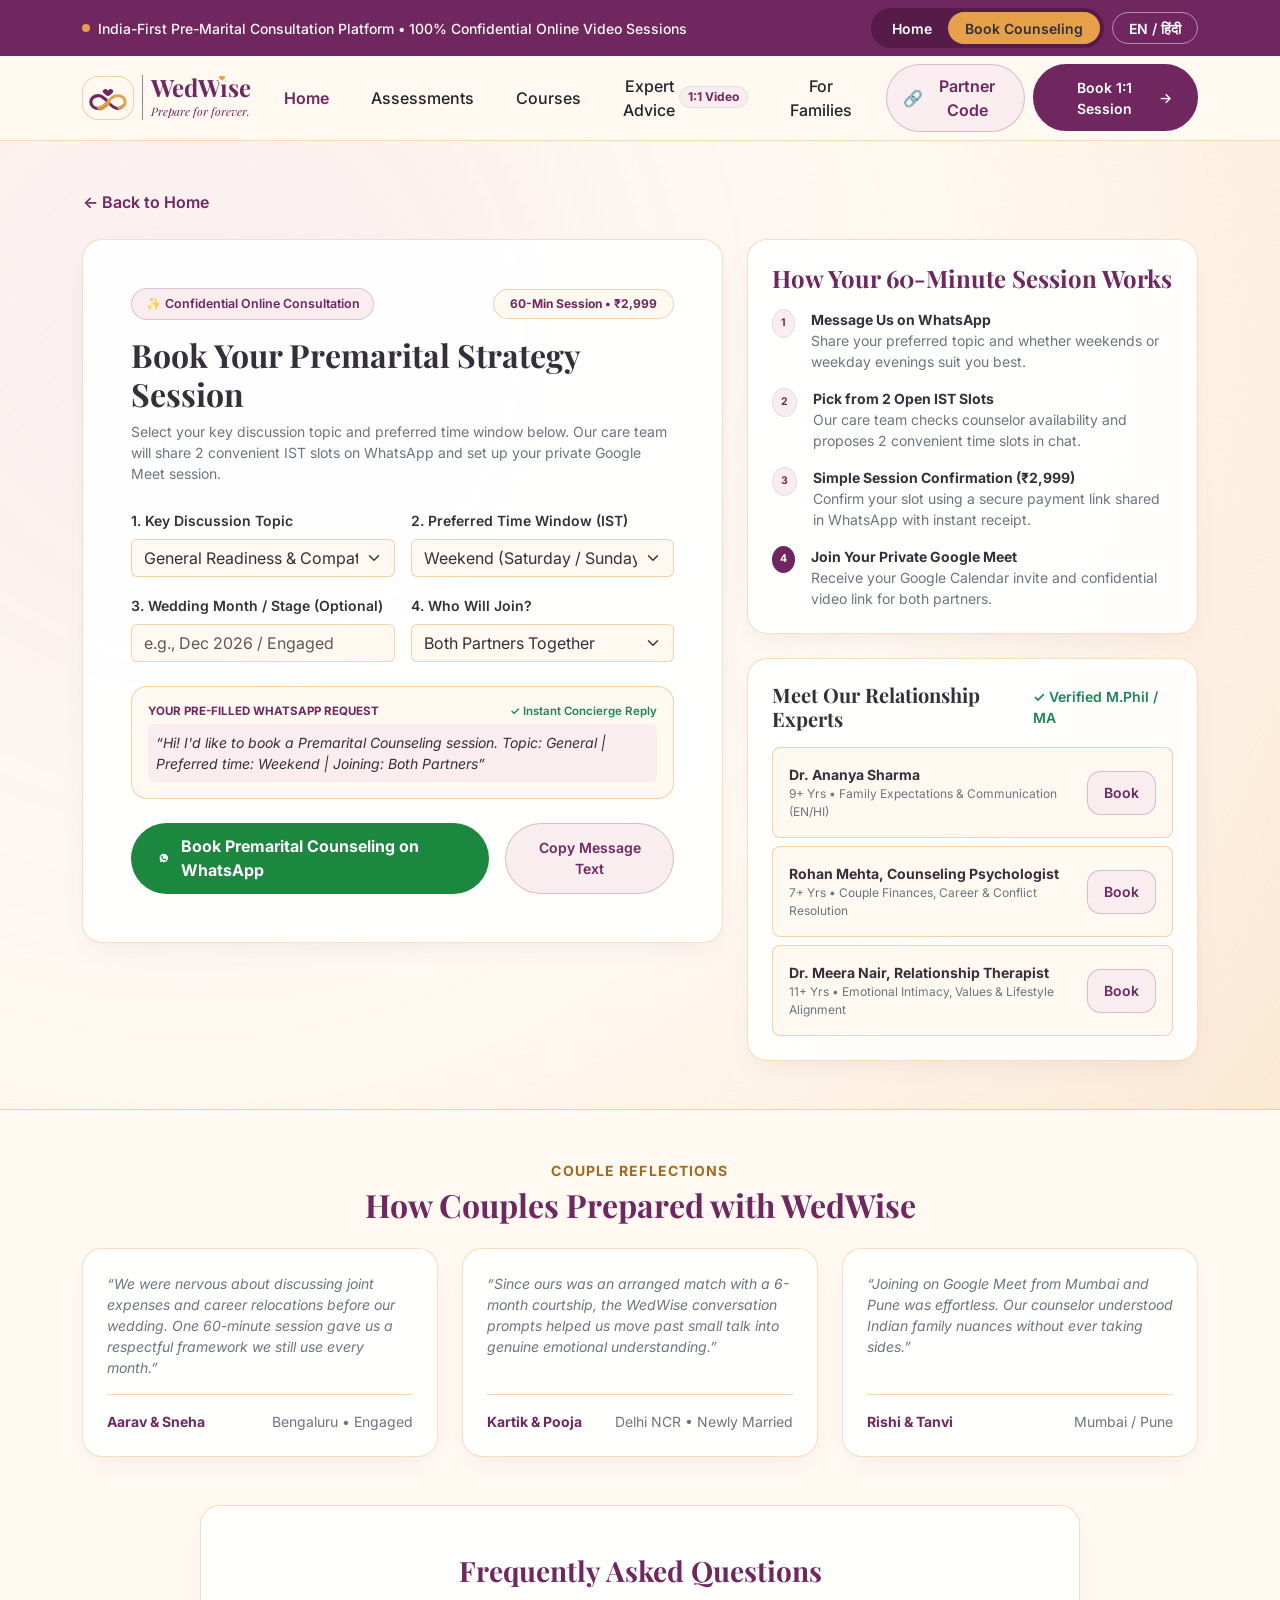
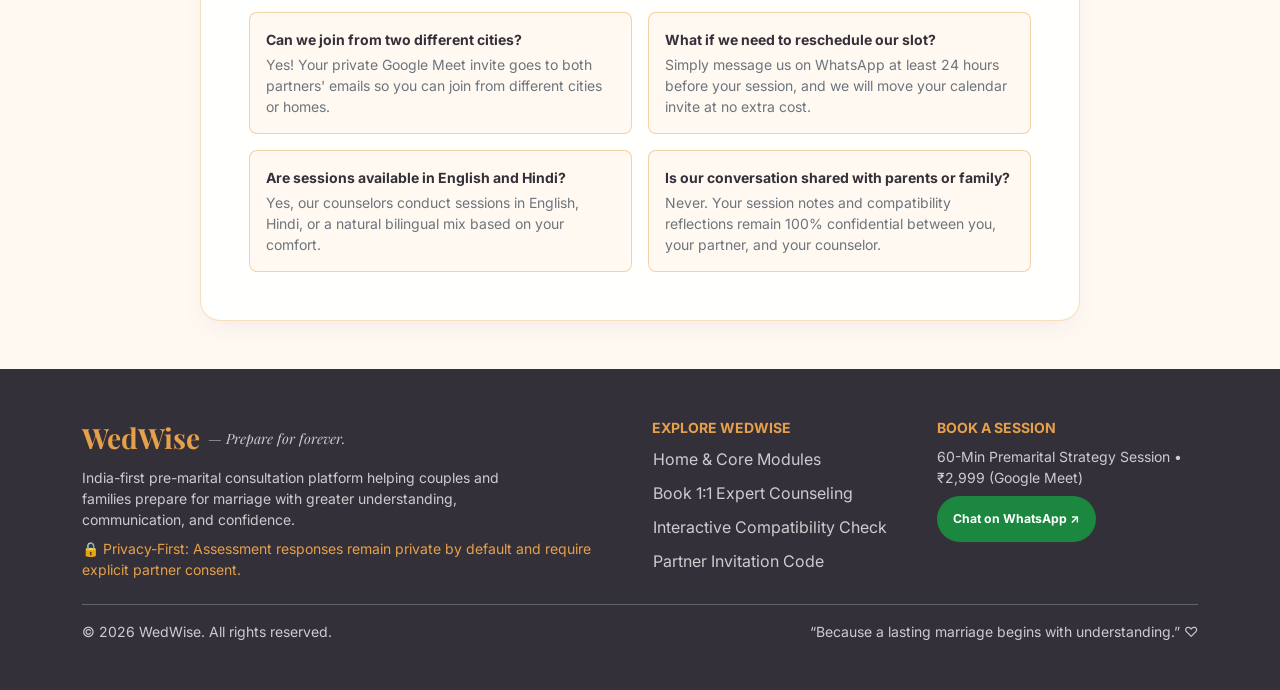
<file: counseling.html>
<!DOCTYPE html>
<html lang="en">
<head>
  <meta charset="UTF-8" />
  <meta name="viewport" content="width=device-width, initial-scale=1.0" />
  <title>WedWise — Prepare for Forever | India-First Pre-Marital Consultation Platform</title>
  <meta name="description" content="A complete pre-marital consultation platform to help Indian couples and families build a stronger, more harmonious future together. Book 1:1 sessions on WhatsApp." />
  <meta name="theme-color" content="#70265F" />
  <meta property="og:title" content="WedWise — Prepare for Forever" />
  <meta property="og:description" content="India-first pre-marital consultation platform for couples and families. Compatibility checks, guided conversations, courses, and 1:1 expert counseling." />
  <meta property="og:type" content="website" />

  <!-- Preconnect & Google Fonts -->
  <link rel="preconnect" href="https://fonts.googleapis.com" />
  <link rel="preconnect" href="https://fonts.gstatic.com" crossorigin />
  <link rel="preconnect" href="https://cdn.jsdelivr.net" crossorigin />
  <link href="https://fonts.googleapis.com/css2?family=Inter:wght@400;500;600;700&family=Playfair+Display:ital,wght@0,600;0,700;1,400;1,600&display=swap" rel="stylesheet" />

  <!-- Bootstrap 5.3.3 Static CSS -->
  <link href="https://cdn.jsdelivr.net/npm/bootstrap@5.3.3/dist/css/bootstrap.min.css" rel="stylesheet" />

  <link rel="stylesheet" href="styles.css" />
</head>
<body>

  <!-- ========================================================================
       MODULE 0: TOP BAR & PAGE SWITCHER
       ======================================================================== -->
  <div class="bg-ww-purple py-2 px-3 small">
    <div class="container d-flex flex-wrap align-items-center justify-content-between gap-2">
      <div class="d-flex align-items-center gap-2">
        <span class="rounded-circle d-inline-block" style="width:8px;height:8px;background:#E6A04A;"></span>
        <span id="topBannerText" class="fw-medium">India-First Pre-Marital Consultation Platform • 100% Confidential Online Video Sessions</span>
      </div>
      <div class="d-flex align-items-center gap-2">
        <div class="btn-group btn-group-sm rounded-pill p-1" style="background:#561B48;" role="group" aria-label="Page switcher">
          <button type="button" id="topSwitchHome" class="btn btn-sm rounded-pill fw-semibold px-3 py-1" style="background:#E6A04A;color:#343039;min-height:32px;">
            Home
          </button>
          <button type="button" id="topSwitchCounseling" class="btn btn-sm rounded-pill fw-semibold px-3 py-1 text-white" style="min-height:32px;">
            Book Counseling
          </button>
        </div>
        <button type="button" id="langToggleBtn" class="btn btn-sm rounded-pill text-white border border-light border-opacity-50 px-3 py-1 fw-semibold" style="min-height:32px;" aria-label="Toggle English or Hindi language">
          EN / हिंदी
        </button>
      </div>
    </div>
  </div>

  <!-- ========================================================================
       MODULE 1: STICKY BRAND NAVBAR
       ======================================================================== -->
  <header class="ww-navbar py-2">
    <div class="container d-flex align-items-center justify-content-between gap-3">
      <button type="button" id="brandLogoBtn" class="btn p-0 border-0 d-flex align-items-center gap-2 text-start" aria-label="WedWise Home">
        <div class="ww-icon-box" style="width:52px;height:44px;background:#FFF9F2;">
          <svg width="42" height="28" viewBox="0 0 88 56" fill="none" xmlns="http://www.w3.org/2000/svg" aria-hidden="true">
            <path d="M44 13C41.8 9.2 37.2 8 34.2 11.2C31.5 14 33.2 18.2 44 24.5C54.8 18.2 56.5 14 53.8 11.2C50.8 8 46.2 9.2 44 13Z" fill="#70265F"/>
            <path d="M24 23C14.5 23 8 29 8 36.5C8 44 14.5 50 24 50C31.5 50 37 44.5 44 36.5C37 28.5 31.5 23 24 23Z" stroke="#70265F" stroke-width="6.5" stroke-linecap="round"/>
            <path d="M44 36.5C51 44.5 56.5 50 64 50C68.5 50 72.5 48 75 45" stroke="#70265F" stroke-width="6" stroke-linecap="round"/>
            <path d="M24 48.5C32.5 48.5 38.5 42 46 33.5C53.5 25 58 23 64 23C73.5 23 80 29 80 36.5C80 43.2 74.5 48.2 66.5 48.2" stroke="#E6A04A" stroke-width="6" stroke-linecap="round"/>
            <path d="M27 53C35 53 41 46.5 48.5 38" stroke="#E6A04A" stroke-width="3.2" stroke-linecap="round"/>
          </svg>
        </div>
        <div class="ps-2" style="border-left: 1.5px solid #B17A9E;">
          <span class="font-serif-brand fs-4 fw-bold text-ww-purple position-relative d-inline-block lh-1">WedWise<svg width="8" height="8" viewBox="0 0 16 16" fill="#E6A04A" style="position:absolute;top:0px;left:71%;transform:translateX(-50%);background:#FFF9F2;border-radius:50%;" aria-hidden="true"><path d="M8 3.2C6.8 1.4 4.2 1 2.6 2.8C1.1 4.5 2 7 8 11.2C14 7 14.9 4.5 13.4 2.8C11.8 1 9.2 1.4 8 3.2Z"/></svg></span>
          <span class="font-serif-brand fst-italic small text-ww-purple d-block" style="font-size:0.72rem;" data-i18n="tagline">Prepare for forever.</span>
        </div>
      </button>

      <nav class="d-none d-lg-flex align-items-center gap-2" aria-label="Main navigation">
        <button type="button" data-nav-target="home" class="btn btn-link text-decoration-none text-ww-purple fw-semibold px-3" data-i18n="navHome">Home</button>
        <button type="button" data-scroll-to="pillarsSection" class="btn btn-link text-decoration-none text-dark fw-medium px-3" data-i18n="navAssessments">Assessments</button>
        <button type="button" data-scroll-to="coursesSection" class="btn btn-link text-decoration-none text-dark fw-medium px-3" data-i18n="navCourses">Courses</button>
        <button type="button" data-nav-target="counseling" class="btn btn-link text-decoration-none text-dark fw-medium px-3 d-inline-flex align-items-center gap-1">
          <span data-i18n="navExpert">Expert Advice</span>
          <span class="badge rounded-pill bg-ww-blush text-ww-purple border">1:1 Video</span>
        </button>
        <button type="button" data-scroll-to="whySection" class="btn btn-link text-decoration-none text-dark fw-medium px-3" data-i18n="navFamilies">For Families</button>
      </nav>

      <div class="d-flex align-items-center gap-2">
        <button type="button" id="partnerCodeModalBtn" class="btn-ww-soft d-none d-sm-inline-flex align-items-center gap-1 rounded-pill px-3">
          <span aria-hidden="true">🔗</span>
          <span data-i18n="btnInviteCode">Partner Code</span>
        </button>
        <button type="button" id="headerBookBtn" class="btn-ww-primary small">
          <span data-i18n="btnBookHeader">Book 1:1 Session</span>
          <span aria-hidden="true">→</span>
        </button>
      </div>
    </div>
  </header>

  <!-- ========================================================================
       PAGE 1: HOME VIEW
       ======================================================================== -->
  <main id="pageHome">

    <!-- ==================== SECTION 1.1: HERO BANNER ==================== -->
    <section id="heroSection" class="ww-hero-gradient py-5 border-bottom border-ww-gold">
      <div class="container py-lg-2">
        <div class="row g-5 align-items-center">

          <div class="col-12 col-lg-6 text-center text-lg-start">
            <div class="ww-badge mb-3">
              <span aria-hidden="true">✨</span>
              <span data-i18n="heroBadge">India-First Pre-Marital Consultation Platform</span>
            </div>

            <div class="mb-3 d-flex justify-content-center justify-content-lg-start">
              <img
                src="assets/wedwise_logo_horizontal.jpg"
                alt="WedWise — Prepare for forever horizontal logo"
                width="380"
                height="86"
                class="img-fluid rounded-3 border border-ww-gold shadow-sm"
                style="max-height: 86px; width: auto;"
              />
            </div>

            <h1 class="font-serif-brand display-6 fw-bold mb-3" data-i18n="heroHeadline">
              Build a Stronger Relationship, Together
            </h1>

            <p class="lead fs-6 text-secondary mb-4 mx-auto mx-lg-0" style="max-width: 560px;" data-i18n="heroSubtext">
              A complete pre-marital consultation platform to help couples and families build a stronger, more harmonious future together. Guidance, insights and tools for a happy married life.
            </p>

            <div class="d-flex flex-column flex-sm-row align-items-stretch align-items-sm-center justify-content-center justify-content-lg-start gap-3 mb-4">
              <button type="button" id="heroStartJourneyBtn" class="btn-ww-primary">
                <span data-i18n="ctaStartJourney">Start Your Journey</span>
                <span aria-hidden="true">→</span>
              </button>
              <a id="heroWhatsappDirectLink" href="https://wa.me/919876543210?text=Hi!%20I'd%20like%20to%20book%20a%20Premarital%20Counseling%20session.%20Topic:%20General%20Readiness%20Preferred%20time:%20Weekend" target="_blank" rel="noopener noreferrer" class="btn-ww-outline text-decoration-none">
                <svg width="20" height="20" style="color:#1B873F;" fill="currentColor" viewBox="0 0 24 24" aria-hidden="true"><path d="M12.031 6.172c-3.181 0-5.767 2.586-5.768 5.766-.001 1.298.38 2.27 1.019 3.287l-.582 2.128 2.182-.573c.978.58 1.911.928 3.145.929 3.178 0 5.767-2.587 5.768-5.766.001-3.187-2.575-5.77-5.764-5.771zm3.392 8.244c-.144.405-.837.774-1.17.824-.299.045-.677.063-1.092-.069-.252-.08-.575-.187-.988-.365-1.739-.751-2.874-2.502-2.961-2.617-.087-.116-.708-.94-.708-1.793s.448-1.273.607-1.446c.159-.173.346-.217.462-.217l.332.006c.106.005.249-.04.39.298.144.347.491 1.2.534 1.287.043.087.072.188.014.304-.058.116-.087.188-.173.289l-.26.304c-.087.086-.177.18-.076.354.101.174.449.741.964 1.201.662.591 1.221.774 1.394.86s.274.072.376-.043c.101-.116.433-.506.549-.68.116-.173.231-.145.39-.087s1.011.477 1.184.564.289.13.332.202c.045.072.045.419-.1.824z"/></svg>
                <span data-i18n="ctaWhatsappHero">Book on WhatsApp</span>
              </a>
            </div>

            <div class="d-flex flex-wrap justify-content-center justify-content-lg-start gap-3 small text-secondary">
              <span><strong class="text-ww-purple">✓</strong> Understand • Connect • Grow</span>
              <span><strong class="text-ww-purple">✓</strong> 100% Private &amp; Non-Judgmental</span>
              <span><strong class="text-ww-purple">✓</strong> English &amp; हिंदी</span>
            </div>
          </div>

          <div class="col-12 col-lg-6">
            <div class="rounded-4 overflow-hidden border border-2 border-ww-gold shadow position-relative bg-ww-blush">
              <img
                src="assets/wedwise_couple.jpg"
                alt="Happy Indian couple preparing for marriage with WedWise"
                width="640"
                height="264"
                fetchpriority="high"
                decoding="async"
                class="w-100 object-fit-cover"
                style="height: 230px;"
              />
              <div class="p-2 px-3 bg-ww-purple text-white small d-flex align-items-center justify-content-between">
                <span>✨ Because a lasting marriage begins with understanding.</span>
                <span class="badge bg-light text-dark d-none d-sm-inline-block">Online Video</span>
              </div>
            </div>

            <div class="row g-3 mt-1 px-2">
              <div class="col-5">
                <div class="device-phone p-3 text-center h-100 d-flex flex-column justify-content-between">
                  <div class="d-flex justify-content-between text-secondary" style="font-size:0.68rem;">
                    <span>9:41</span>
                    <span>5G</span>
                  </div>
                  <div class="my-2">
                    <div class="font-serif-brand fw-bold text-ww-purple">WedWise</div>
                    <div class="font-serif-brand fst-italic text-ww-gold" style="font-size:0.7rem;">Prepare for forever.</div>
                    <div class="badge bg-ww-blush text-ww-purple w-100 mt-2 py-2 text-wrap" style="font-size:0.65rem;">
                      Understand • Connect • Grow
                    </div>
                  </div>
                  <button type="button" id="phoneMockupBtn" class="btn btn-sm rounded-pill bg-ww-purple text-white fw-semibold w-100 py-2" style="min-height:40px;font-size:0.75rem;">
                    Get Started →
                  </button>
                </div>
              </div>

              <div class="col-7">
                <div class="device-laptop p-3 h-100 d-flex flex-column justify-content-between">
                  <div class="d-flex align-items-center justify-content-between border-bottom pb-2">
                    <span class="font-serif-brand fw-bold small text-ww-purple">∞ WedWise</span>
                    <span class="badge rounded-pill bg-ww-blush text-ww-purple" style="font-size:0.68rem;">Courses • Expert</span>
                  </div>
                  <div class="my-2">
                    <div class="font-serif-brand fw-bold small">Build a Stronger Relationship, Together</div>
                    <p class="text-secondary mb-0 mt-1" style="font-size:0.75rem;">Guidance, insights and tools for a happy married life.</p>
                  </div>
                  <div class="d-flex align-items-center justify-content-between pt-1">
                    <button type="button" id="laptopMockupBtn" class="btn btn-sm rounded-pill bg-ww-purple text-white fw-semibold px-3 py-2" style="min-height:40px;font-size:0.75rem;">
                      Start Journey →
                    </button>
                    <span class="small fw-semibold text-ww-gold d-none d-sm-inline" style="font-size:0.72rem;">₹2,999</span>
                  </div>
                </div>
              </div>
            </div>
          </div>

        </div>
      </div>
    </section>

    <!-- ==================== SECTION 1.2: 4 CORE PILLARS ==================== -->
    <section id="pillarsSection" class="py-5">
      <div class="container py-2">
        <div class="text-center mx-auto mb-5" style="max-width: 680px;">
          <span class="text-uppercase fw-bold small text-ww-gold" style="letter-spacing: 0.08em;">How WedWise Helps You Prepare</span>
          <h2 class="font-serif-brand display-6 fw-bold text-ww-purple mt-1" data-i18n="pillarsHeading">
            Everything You Need Before Saying "I Do"
          </h2>
          <p class="text-secondary mb-0">
            Explore our guided tools together at your own pace or book a private 1:1 consultation with a relationship expert.
          </p>
        </div>

        <div class="row g-4">
          <div class="col-12 col-sm-6 col-lg-3">
            <div class="ww-card p-4 h-100 d-flex flex-column justify-content-between text-center">
              <div>
                <div class="ww-icon-box mx-auto mb-3">
                  <svg width="26" height="26" fill="none" stroke="currentColor" stroke-width="1.8" viewBox="0 0 24 24" aria-hidden="true">
                    <path stroke-linecap="round" stroke-linejoin="round" d="M9 5H7a2 2 0 00-2 2v12a2 2 0 002 2h10a2 2 0 002-2V7a2 2 0 00-2-2h-2M9 5a2 2 0 002 2h2a2 2 0 002-2M9 5a2 2 0 012-2h2a2 2 0 012 2m-6 9l2 2 4-4"/>
                  </svg>
                </div>
                <h3 class="font-serif-brand h5 fw-bold mb-1">Compatibility Assessment</h3>
                <p class="small fw-semibold text-ww-purple mb-2">Know how well you align</p>
                <p class="small text-secondary mb-4">
                  Answer 5 foundational questions and get your personalized Couple Alignment Report delivered on WhatsApp or Email.
                </p>
              </div>
              <button type="button" id="openQuizBtn" class="btn-ww-soft w-100 small">
                Try 5-Question Check →
              </button>
            </div>
          </div>

          <div class="col-12 col-sm-6 col-lg-3">
            <div class="ww-card p-4 h-100 d-flex flex-column justify-content-between text-center">
              <div>
                <div class="ww-icon-box mx-auto mb-3">
                  <svg width="26" height="26" fill="none" stroke="currentColor" stroke-width="1.8" viewBox="0 0 24 24" aria-hidden="true">
                    <path stroke-linecap="round" stroke-linejoin="round" d="M8 10h.01M12 10h.01M16 10h.01M9 16H5a2 2 0 01-2-2V6a2 2 0 012-2h14a2 2 0 012 2v8a2 2 0 01-2 2h-5l-5 5v-5z"/>
                  </svg>
                </div>
                <h3 class="font-serif-brand h5 fw-bold mb-1">Couple Conversations</h3>
                <p class="small fw-semibold text-ww-purple mb-2">Talk. Understand. Grow.</p>
                <p class="small text-secondary mb-4">
                  Guided pre-marital prompts on financial independence, personal space, emotional support, and conflict resolution.
                </p>
              </div>
              <button type="button" id="openPromptsBtn" class="btn-ww-soft w-100 small">
                Explore Prompt Deck →
              </button>
            </div>
          </div>

          <div class="col-12 col-sm-6 col-lg-3">
            <div class="ww-card p-4 h-100 d-flex flex-column justify-content-between text-center">
              <div>
                <div class="ww-icon-box mx-auto mb-3">
                  <svg width="26" height="26" fill="none" stroke="currentColor" stroke-width="1.8" viewBox="0 0 24 24" aria-hidden="true">
                    <path stroke-linecap="round" stroke-linejoin="round" d="M12 6.253v13m0-13C10.832 5.477 9.246 5 7.5 5S4.168 5.477 3 6.253v13C4.168 18.477 5.754 18 7.5 18s3.332.477 4.5 1.253m0-13C13.168 5.477 14.754 5 16.5 5c1.747 0 3.332.477 4.5 1.253v13C19.832 18.477 18.247 18 16.5 18c-1.746 0-3.332.477-4.5 1.253"/>
                  </svg>
                </div>
                <h3 class="font-serif-brand h5 fw-bold mb-1">Pre-Marital Courses</h3>
                <p class="small fw-semibold text-ww-purple mb-2">Learn for a stronger tomorrow</p>
                <p class="small text-secondary mb-4">
                  Self-paced bilingual modules (English &amp; Hindi) on emotional intelligence, couple budgeting, and family dynamics.
                </p>
              </div>
              <button type="button" data-scroll-to="coursesSection" class="btn-ww-soft w-100 small">
                Browse Curriculum →
              </button>
            </div>
          </div>

          <div class="col-12 col-sm-6 col-lg-3">
            <div class="ww-card p-4 h-100 d-flex flex-column justify-content-between text-center border-2" style="border-color: rgba(112,38,95,0.4);">
              <div>
                <div class="ww-icon-box mx-auto mb-3 bg-ww-purple text-white">
                  <svg width="26" height="26" fill="none" stroke="currentColor" stroke-width="1.8" viewBox="0 0 24 24" aria-hidden="true">
                    <path stroke-linecap="round" stroke-linejoin="round" d="M16 7a4 4 0 11-8 0 4 4 0 018 0zM12 14a7 7 0 00-7 7h14a7 7 0 00-7-7z"/>
                  </svg>
                </div>
                <h3 class="font-serif-brand h5 fw-bold mb-1">Expert Guidance</h3>
                <p class="small fw-semibold text-ww-purple mb-2">Get advice from relationship experts</p>
                <p class="small text-secondary mb-4">
                  Book a confidential 60-minute video strategy session with verified Indian relationship counselors via Google Meet.
                </p>
              </div>
              <button type="button" id="pillarExpertBookBtn" class="btn-ww-primary w-100 small">
                Book Session (₹2,999) →
              </button>
            </div>
          </div>
        </div>
      </div>
    </section>

    <!-- ==================== SECTION 1.3: INTERACTIVE CONVERSATIONS & READINESS ==================== -->
    <section id="interactivePreviewSection" class="py-5 bg-ww-blush border-top border-bottom border-ww-gold">
      <div class="container py-2">
        <div class="row g-4 align-items-stretch">

          <div class="col-12 col-lg-6">
            <div class="ww-card p-4 p-sm-5 h-100 d-flex flex-column justify-content-between">
              <div>
                <div class="d-flex align-items-center justify-content-between gap-2 mb-3">
                  <span class="ww-badge">💬 Couple Conversations Preview</span>
                  <span id="promptCounter" class="small fw-semibold text-ww-gold">Prompt 1 of 6</span>
                </div>
                <h2 class="font-serif-brand h3 fw-bold mb-2">Meaningful Questions Before the Vows</h2>
                <p class="small text-secondary mb-4">
                  Each partner reflects separately before revealing shared answers—ensuring honest, pressure-free conversations.
                </p>

                <div class="p-4 rounded-4 bg-ww-ivory border border-ww-gold mb-4">
                  <div class="d-flex align-items-center justify-content-between mb-2">
                    <span id="promptCategoryBadge" class="small fw-bold text-uppercase text-ww-purple">Category: Finances &amp; Independence</span>
                    <span class="small text-secondary">🔒 Private Sharing</span>
                  </div>
                  <p id="promptQuestionText" class="font-serif-brand fs-5 fw-bold mb-2">
                    “What does financial independence mean to you after marriage, and how should we balance joint goals with personal spending?”
                  </p>
                  <p id="promptQuestionHindi" class="small fst-italic text-ww-purple mb-0">
                    "शादी के बाद आपके लिए आर्थिक स्वतंत्रता का क्या अर्थ है, और हम साझा लक्ष्यों व व्यक्तिगत खर्चों में संतुलन कैसे बनाएंगे?"
                  </p>
                </div>
              </div>

              <div class="d-flex flex-wrap align-items-center justify-content-between gap-2">
                <div class="d-flex gap-2">
                  <button type="button" id="prevPromptBtn" class="btn-ww-soft px-3 small">← Previous</button>
                  <button type="button" id="nextPromptBtn" class="btn-ww-primary px-4 small">Next Question →</button>
                </div>
                <button type="button" id="sharePromptWhatsappBtn" class="btn btn-link text-ww-purple fw-semibold small text-decoration-none p-2">
                  Share Question with Partner ↗
                </button>
              </div>
            </div>
          </div>

          <div class="col-12 col-lg-6">
            <div class="ww-card p-4 p-sm-5 h-100 d-flex flex-column justify-content-between">
              <div>
                <div class="d-flex align-items-center justify-content-between gap-2 mb-3">
                  <span class="ww-badge">📊 Readiness &amp; Alignment Check</span>
                  <span class="small fw-semibold text-success">Non-Judgmental Insights</span>
                </div>
                <h2 class="font-serif-brand h3 fw-bold mb-2">Quick Self-Reflection Check</h2>
                <p class="small text-secondary mb-4">
                  Rate how openly you and your partner have discussed these three foundational areas so far:
                </p>

                <div class="mb-3">
                  <div class="d-flex justify-content-between small fw-semibold mb-1">
                    <label for="sliderFin">1. Finances, Debt &amp; Savings Goals</label>
                    <span id="scoreFinVal" class="text-ww-purple">70% Discussed</span>
                  </div>
                  <input type="range" id="sliderFin" min="10" max="100" step="10" value="70" class="form-range" />
                </div>

                <div class="mb-3">
                  <div class="d-flex justify-content-between small fw-semibold mb-1">
                    <label for="sliderFam">2. In-Laws, Living Arrangements &amp; Boundaries</label>
                    <span id="scoreFamVal" class="text-ww-purple">50% Discussed</span>
                  </div>
                  <input type="range" id="sliderFam" min="10" max="100" step="10" value="50" class="form-range" />
                </div>

                <div class="mb-4">
                  <div class="d-flex justify-content-between small fw-semibold mb-1">
                    <label for="sliderLife">3. Career Moves, Children &amp; Lifestyle Roles</label>
                    <span id="scoreLifeVal" class="text-ww-purple">80% Discussed</span>
                  </div>
                  <input type="range" id="sliderLife" min="10" max="100" step="10" value="80" class="form-range" />
                </div>
              </div>

              <div class="p-3 rounded-4 bg-ww-ivory border border-ww-gold d-flex flex-column flex-sm-row align-items-start align-items-sm-center justify-content-between gap-3">
                <div>
                  <div class="small fw-bold text-ww-purple" id="readinessSummaryTitle">Alignment Readiness: 67% — Good Foundation</div>
                  <div class="small text-secondary" id="readinessSummaryDesc">Recommended focus: Family Expectations &amp; Boundaries.</div>
                </div>
                <button type="button" id="bookRecommendedTopicBtn" class="btn-ww-primary small py-2 px-3 shrink-0">
                  Book This Topic →
                </button>
              </div>
            </div>
          </div>

        </div>
      </div>
    </section>

    <!-- ==================== SECTION 1.4: WHY WEDWISE & PLANS (Populated from JSON Config) ==================== -->
    <section id="whySection" class="py-5">
      <div class="container py-2">
        <div class="row g-5 align-items-center">

          <div class="col-12 col-lg-7">
            <span class="text-uppercase fw-bold small text-ww-gold" style="letter-spacing: 0.08em;">Designed for Indian Couples &amp; Families</span>
            <h2 class="font-serif-brand display-6 fw-bold text-ww-purple mt-1 mb-4">Why WedWise?</h2>

            <div id="whyPointsContainer" class="row g-3 mb-4">
              <!-- Populated from WEDWISE_CONFIG.whyWedwise -->
            </div>

            <div class="p-4 rounded-4 bg-ww-blush border border-ww-gold text-center">
              <p class="font-serif-brand fst-italic fs-4 text-ww-purple mb-1">
                “Because a lasting marriage begins with understanding.”
              </p>
              <span class="text-ww-purple" aria-hidden="true">♡</span>
            </div>
          </div>

          <div class="col-12 col-lg-5">
            <div class="ww-card p-4 p-sm-5">
              <div class="d-flex align-items-center justify-content-between mb-4">
                <h3 class="font-serif-brand h4 fw-bold mb-0">Simple, Transparent Plans</h3>
                <span class="ww-badge">INR (₹) • IST</span>
              </div>

              <div id="plansContainer" class="d-flex flex-column gap-3 mb-4">
                <!-- Populated from WEDWISE_CONFIG.plans -->
              </div>

              <div class="pt-3 border-top border-ww-gold small text-secondary">
                <strong class="text-ww-purple d-block mb-1">🔒 Our Privacy &amp; Consent Promise</strong>
                Every personal assessment answer is private by default. Nothing is shared with your partner or family without your explicit consent.
              </div>
            </div>
          </div>

        </div>
      </div>
    </section>

    <!-- ==================== SECTION 1.5: COURSES & FAMILY MODULES ==================== -->
    <section id="coursesSection" class="py-5 bg-ww-blush border-top border-ww-gold">
      <div class="container py-2">
        <div class="d-flex flex-column flex-md-row align-items-md-end justify-content-between mb-4 gap-3">
          <div>
            <span class="text-uppercase fw-bold small text-ww-gold" style="letter-spacing: 0.08em;">Structured Learning</span>
            <h2 class="font-serif-brand display-6 fw-bold text-ww-purple mt-1 mb-0">
              Pre-Marital Courses &amp; Family Modules
            </h2>
          </div>
          <div class="d-flex flex-wrap gap-2" role="group" aria-label="Course filters">
            <button type="button" data-course-filter="all" class="course-filter-btn btn-ww-soft active rounded-pill px-3 small">All Tracks</button>
            <button type="button" data-course-filter="couple" class="course-filter-btn btn-ww-soft rounded-pill px-3 small">For Couples</button>
            <button type="button" data-course-filter="family" class="course-filter-btn btn-ww-soft rounded-pill px-3 small">For Families</button>
          </div>
        </div>

        <div id="coursesGrid" class="row g-4">
          <!-- Populated from WEDWISE_CONFIG.courses -->
        </div>
      </div>
    </section>

  </main>

  <!-- ========================================================================
       PAGE 2: BOOK COUNSELING VIEW
       ======================================================================== -->
  <main id="pageCounseling" class="d-none">

    <!-- ==================== SECTION 2.1: BOOKING CUSTOMIZER & EXPERTS ==================== -->
    <section id="bookingFormSection" class="ww-hero-gradient py-5 border-bottom border-ww-gold">
      <div class="container">
        <div class="mb-4">
          <button type="button" id="backToHomeBtn" class="btn btn-link text-ww-purple fw-semibold text-decoration-none p-0">
            ← Back to Home
          </button>
        </div>

        <div class="row g-4 align-items-start">

          <div class="col-12 col-lg-7">
            <div class="ww-card p-4 p-sm-5">
              <div class="d-flex flex-wrap align-items-center justify-content-between gap-2 mb-3">
                <span class="ww-badge">✨ Confidential Online Consultation</span>
                <span class="badge rounded-pill bg-ww-ivory text-ww-purple border border-ww-gold px-3 py-2">60-Min Session • ₹2,999</span>
              </div>

              <h1 class="font-serif-brand h2 fw-bold mb-2">Book Your Premarital Strategy Session</h1>
              <p class="small text-secondary mb-4">
                Select your key discussion topic and preferred time window below. Our care team will share 2 convenient IST slots on WhatsApp and set up your private Google Meet session.
              </p>

              <div class="row g-3 mb-4">
                <div class="col-12 col-sm-6">
                  <label for="waTopicSelect" class="form-label small fw-semibold">1. Key Discussion Topic</label>
                  <select id="waTopicSelect" class="form-select bg-ww-ivory border-ww-gold">
                    <option value="General">General Readiness &amp; Compatibility</option>
                    <option value="Finances">Finances, Budgeting &amp; Career Goals</option>
                    <option value="Family">Family Expectations &amp; Healthy Boundaries</option>
                    <option value="Communication">Communication &amp; Conflict Resolution</option>
                    <option value="Intimacy &amp; Lifestyle">Intimacy, Values &amp; Lifestyle Alignment</option>
                  </select>
                </div>

                <div class="col-12 col-sm-6">
                  <label for="waTimeSelect" class="form-label small fw-semibold">2. Preferred Time Window (IST)</label>
                  <select id="waTimeSelect" class="form-select bg-ww-ivory border-ww-gold">
                    <option value="Weekend">Weekend (Saturday / Sunday IST)</option>
                    <option value="Evening">Weekday Evening (6:00 PM – 9:00 PM IST)</option>
                    <option value="Morning">Morning Slot (10:00 AM – 1:00 PM IST)</option>
                  </select>
                </div>

                <div class="col-12 col-sm-6">
                  <label for="waWeddingDate" class="form-label small fw-semibold">3. Wedding Month / Stage (Optional)</label>
                  <input type="text" id="waWeddingDate" placeholder="e.g., Dec 2026 / Engaged" class="form-control bg-ww-ivory border-ww-gold" />
                </div>

                <div class="col-12 col-sm-6">
                  <label for="waParticipantSelect" class="form-label small fw-semibold">4. Who Will Join?</label>
                  <select id="waParticipantSelect" class="form-select bg-ww-ivory border-ww-gold">
                    <option value="Both Partners">Both Partners Together</option>
                    <option value="Individual">Individual Clarity Session First</option>
                    <option value="Couple & Family">Couple + Family Guidance</option>
                  </select>
                </div>
              </div>

              <div class="p-3 rounded-4 bg-ww-ivory border border-ww-gold mb-4">
                <div class="d-flex align-items-center justify-content-between mb-1">
                  <span class="small fw-bold text-uppercase text-ww-purple" style="font-size:0.72rem;">Your Pre-Filled WhatsApp Request</span>
                  <span class="small text-success fw-semibold" style="font-size:0.72rem;">✓ Instant Concierge Reply</span>
                </div>
                <p id="waMessagePreview" class="small fst-italic mb-0 p-2 rounded bg-ww-blush"></p>
              </div>

              <div class="d-flex flex-column flex-sm-row gap-3">
                <a id="dynamicWaButton" href="https://wa.me/919876543210?text=Hi!" target="_blank" rel="noopener noreferrer" class="btn-ww-whatsapp flex-grow-1">
                  <svg width="20" height="20" fill="currentColor" viewBox="0 0 24 24" aria-hidden="true"><path d="M12.031 6.172c-3.181 0-5.767 2.586-5.768 5.766-.001 1.298.38 2.27 1.019 3.287l-.582 2.128 2.182-.573c.978.58 1.911.928 3.145.929 3.178 0 5.767-2.587 5.768-5.766.001-3.187-2.575-5.77-5.764-5.771zm3.392 8.244c-.144.405-.837.774-1.17.824-.299.045-.677.063-1.092-.069-.252-.08-.575-.187-.988-.365-1.739-.751-2.874-2.502-2.961-2.617-.087-.116-.708-.94-.708-1.793s.448-1.273.607-1.446c.159-.173.346-.217.462-.217l.332.006c.106.005.249-.04.39.298.144.347.491 1.2.534 1.287.043.087.072.188.014.304-.058.116-.087.188-.173.289l-.26.304c-.087.086-.177.18-.076.354.101.174.449.741.964 1.201.662.591 1.221.774 1.394.86s.274.072.376-.043c.101-.116.433-.506.549-.68.116-.173.231-.145.39-.087s1.011.477 1.184.564.289.13.332.202c.045.072.045.419-.1.824z"/></svg>
                  <span>Book Premarital Counseling on WhatsApp</span>
                </a>
                <button type="button" id="copyWaUrlBtn" class="btn-ww-soft rounded-pill px-4 small">
                  Copy Message Text
                </button>
              </div>
            </div>
          </div>

          <div class="col-12 col-lg-5 d-flex flex-column gap-4">
            <div class="ww-card p-4">
              <h2 class="font-serif-brand h4 fw-bold text-ww-purple mb-3">How Your 60-Minute Session Works</h2>
              <ol class="list-unstyled d-flex flex-column gap-3 mb-0 small">
                <li class="d-flex align-items-start gap-3">
                  <span class="badge rounded-circle bg-ww-blush text-ww-purple border p-2">1</span>
                  <div>
                    <div class="fw-bold">Message Us on WhatsApp</div>
                    <div class="text-secondary">Share your preferred topic and whether weekends or weekday evenings suit you best.</div>
                  </div>
                </li>
                <li class="d-flex align-items-start gap-3">
                  <span class="badge rounded-circle bg-ww-blush text-ww-purple border p-2">2</span>
                  <div>
                    <div class="fw-bold">Pick from 2 Open IST Slots</div>
                    <div class="text-secondary">Our care team checks counselor availability and proposes 2 convenient time slots in chat.</div>
                  </div>
                </li>
                <li class="d-flex align-items-start gap-3">
                  <span class="badge rounded-circle bg-ww-blush text-ww-purple border p-2">3</span>
                  <div>
                    <div class="fw-bold">Simple Session Confirmation (₹2,999)</div>
                    <div class="text-secondary">Confirm your slot using a secure payment link shared in WhatsApp with instant receipt.</div>
                  </div>
                </li>
                <li class="d-flex align-items-start gap-3">
                  <span class="badge rounded-circle bg-ww-purple text-white p-2">4</span>
                  <div>
                    <div class="fw-bold">Join Your Private Google Meet</div>
                    <div class="text-secondary">Receive your Google Calendar invite and confidential video link for both partners.</div>
                  </div>
                </li>
              </ol>
            </div>

            <div class="ww-card p-4">
              <div class="d-flex align-items-center justify-content-between mb-3">
                <h3 class="font-serif-brand h5 fw-bold mb-0">Meet Our Relationship Experts</h3>
                <span class="small fw-semibold text-success">✓ Verified M.Phil / MA</span>
              </div>
              <div id="expertsListContainer" class="d-flex flex-column gap-2">
                <button type="button" data-select-topic="Family" class="quick-topic-btn btn-ww-soft py-1 px-3 small">Book</button>
              </div>
            </div>
          </div>

        </div>
      </div>
    </section>

    <!-- ==================== SECTION 2.2: REVIEWS & FAQs (Populated from JSON Config) ==================== -->
    <section id="testimonialsFaqSection" class="py-5">
      <div class="container">
        <div class="text-center mx-auto mb-4" style="max-width:600px;">
          <span class="text-uppercase fw-bold small text-ww-gold" style="letter-spacing: 0.08em;">Couple Reflections</span>
          <h2 class="font-serif-brand h2 fw-bold text-ww-purple mt-1">How Couples Prepared with WedWise</h2>
        </div>

        <div id="reviewsGridContainer" class="row g-4 mb-5">
          <!-- Populated dynamically from WEDWISE_CONFIG.reviews -->
        </div>

        <div class="ww-card p-4 p-sm-5 mx-auto" style="max-width: 880px;">
          <h3 class="font-serif-brand h3 fw-bold text-ww-purple text-center mb-4">Frequently Asked Questions</h3>
          <div id="faqsGridContainer" class="row g-3 small">
            <!-- Populated dynamically from WEDWISE_CONFIG.faqs -->
          </div>
        </div>

      </div>
    </section>

  </main>

  <!-- ========================================================================
       MODULE 2: FOOTER
       ======================================================================== -->
  <footer class="py-5 text-white" style="background-color: #343039;">
    <div class="container">
      <div class="row g-4 mb-4">
        <div class="col-12 col-md-6">
          <div class="d-flex align-items-center gap-2 mb-2">
            <span class="font-serif-brand fs-3 fw-bold" style="color:#E6A04A;">WedWise</span>
            <span class="font-serif-brand fst-italic small opacity-75">— Prepare for forever.</span>
          </div>
          <p class="small opacity-75 mb-2" style="max-width: 420px;">
            India-first pre-marital consultation platform helping couples and families prepare for marriage with greater understanding, communication, and confidence.
          </p>
          <div class="small" style="color:#E6A04A;">
            🔒 Privacy-First: Assessment responses remain private by default and require explicit partner consent.
          </div>
        </div>

        <div class="col-6 col-md-3 small">
          <div class="fw-bold text-uppercase mb-2" style="color:#E6A04A;">Explore WedWise</div>
          <ul class="list-unstyled d-flex flex-column gap-2 mb-0">
            <li><button type="button" data-nav-target="home" class="btn btn-link p-0 text-white text-decoration-none opacity-75 small">Home &amp; Core Modules</button></li>
            <li><button type="button" data-nav-target="counseling" class="btn btn-link p-0 text-white text-decoration-none opacity-75 small">Book 1:1 Expert Counseling</button></li>
            <li><button type="button" id="footerQuizBtn" class="btn btn-link p-0 text-white text-decoration-none opacity-75 small">Interactive Compatibility Check</button></li>
            <li><button type="button" id="footerInviteBtn" class="btn btn-link p-0 text-white text-decoration-none opacity-75 small">Partner Invitation Code</button></li>
          </ul>
        </div>

        <div class="col-6 col-md-3 small">
          <div class="fw-bold text-uppercase mb-2" style="color:#E6A04A;">Book a Session</div>
          <p class="opacity-75 mb-2">60-Min Premarital Strategy Session • ₹2,999 (Google Meet)</p>
          <a href="https://wa.me/919876543210?text=Hi!%20I'd%20like%20to%20book%20a%20Premarital%20Counseling%20session.%20Topic:%20General%20Preferred%20time:%20Weekend" target="_blank" rel="noopener noreferrer" class="btn-ww-whatsapp py-2 px-3 small">
            <span>Chat on WhatsApp ↗</span>
          </a>
        </div>
      </div>

      <div class="pt-3 border-top border-secondary d-flex flex-column flex-sm-row align-items-center justify-content-between small opacity-75 gap-2">
        <span>© 2026 WedWise. All rights reserved.</span>
        <span>“Because a lasting marriage begins with understanding.” ♡</span>
      </div>
    </div>
  </footer>

  <!-- ========================================================================
       MODULE 3: MOBILE BOTTOM NAVIGATION BAR
       ======================================================================== -->
  <nav class="ww-bottom-nav d-md-none d-flex align-items-center justify-content-around" aria-label="Mobile navigation">
    <button type="button" data-nav-target="home" class="ww-bottom-btn active">
      <span aria-hidden="true">🏠</span>
      <span>Home</span>
    </button>
    <button type="button" id="mobileAssessBtn" class="ww-bottom-btn">
      <span aria-hidden="true">📋</span>
      <span>Assess</span>
    </button>
    <button type="button" id="mobileConnectBtn" class="ww-bottom-btn">
      <span aria-hidden="true">💬</span>
      <span>Connect</span>
    </button>
    <button type="button" data-scroll-to="coursesSection" class="ww-bottom-btn">
      <span aria-hidden="true">📖</span>
      <span>Learn</span>
    </button>
    <button type="button" data-nav-target="counseling" class="ww-bottom-btn">
      <span aria-hidden="true">👩‍⚕️</span>
      <span>Expert</span>
    </button>
  </nav>

  <!-- ========================================================================
       MODULE 4: COMPATIBILITY CHECKER MODAL (With WhatsApp / Email Report Delivery Gate)
       ======================================================================== -->
  <div id="quizModal" class="ww-modal-backdrop" role="dialog" aria-modal="true" aria-labelledby="quizModalTitle">
    <div class="ww-modal-dialog">
      <div class="d-flex align-items-center justify-content-between border-bottom border-ww-gold pb-3 mb-3">
        <div>
          <span class="small fw-bold text-uppercase text-ww-purple" style="font-size:0.7rem;">Interactive Assessment</span>
          <h3 id="quizModalTitle" class="font-serif-brand h5 fw-bold mb-0">WedWise Compatibility Check</h3>
        </div>
        <button type="button" id="closeQuizModalBtn" class="btn-ww-soft rounded-circle p-0" style="width:38px;height:38px;" aria-label="Close modal">✕</button>
      </div>

      <!-- STEP 1: Questions View -->
      <div id="quizQuestionsStep">
        <p class="small text-secondary mb-3">
          Answer these 5 foundational questions. To keep your reflections private and actionable, we will send your personalized <strong>Couple Alignment Report &amp; Discussion Guide</strong> directly to your WhatsApp or Email.
        </p>
        <div id="quizQuestionsContainer" class="d-flex flex-column gap-3 mb-3 small"></div>
        <div class="d-flex flex-wrap gap-2">
          <button type="button" id="calculateQuizBtn" class="btn-ww-primary flex-grow-1 small">Generate Alignment Insight</button>
          <button type="button" id="quizBookWhatsappBtn" class="btn-ww-outline small">Discuss with Expert →</button>
        </div>
      </div>

      <!-- STEP 2: Engagement & Report Delivery Gate (WhatsApp / Email / Optional Google Login) -->
      <div id="quizResultBox" class="d-none">
        <div class="p-3 rounded-4 bg-ww-blush border border-ww-gold mb-3">
          <div class="d-flex align-items-center justify-content-between mb-1">
            <span class="badge rounded-pill bg-ww-purple">✓ 5/5 Responses Analyzed</span>
            <button type="button" id="retakeQuizBtn" class="btn btn-link p-0 small text-ww-purple text-decoration-none">← Edit Answers</button>
          </div>
          <div id="quizResultTitle" class="font-serif-brand h5 fw-bold text-ww-purple mt-2 mb-1">
            Your Couple Alignment Report is Ready!
          </div>
          <p id="quizResultText" class="small text-secondary mb-2">
            Enter your details below to receive your full category breakdown and priority discussion guide on WhatsApp or Email:
          </p>

          <!-- Blurred Preview (Unlocks once sent to WhatsApp or Email) -->
          <div id="quizBlurredBreakdown" class="ww-report-blur p-3 rounded-3 bg-ww-ivory border border-ww-gold small mb-3">
            <div class="d-flex justify-content-between fw-bold mb-1">
              <span>Overall Readiness Index:</span>
              <span id="quizScoreNumber" class="text-ww-purple">80%</span>
            </div>
            <div class="text-secondary" id="quizPriorityAreaText">
              Priority Discussion Topic: Family Expectations &amp; Healthy Boundaries
            </div>
          </div>

          <!-- Lead Capture Inputs -->
          <div class="row g-2 mb-3">
            <div class="col-12 col-sm-6">
              <label for="leadNameInput" class="form-label small fw-semibold mb-1">Your Name</label>
              <input type="text" id="leadNameInput" placeholder="e.g., Aarav / Sneha" class="form-control form-control-sm bg-white border-ww-gold" />
            </div>
            <div class="col-12 col-sm-6">
              <label for="leadContactInput" class="form-label small fw-semibold mb-1">Your Email or WhatsApp No.</label>
              <input type="text" id="leadContactInput" placeholder="name@email.com or +91..." class="form-control form-control-sm bg-white border-ww-gold" />
            </div>
          </div>

          <div class="d-flex flex-column gap-2">
            <button type="button" id="sendReportWhatsappBtn" class="btn-ww-whatsapp w-100 small">
              <span>📲 Send My Full Report on WhatsApp (Instant)</span>
            </button>
            <div class="d-flex flex-column flex-sm-row gap-2">
              <button type="button" id="sendReportEmailBtn" class="btn-ww-outline flex-grow-1 small py-2">
                ✉️ Send Report via Email
              </button>
              <button type="button" id="googleSignInReportBtn" class="btn-ww-soft flex-grow-1 small py-2">
                🔐 Continue with Google
              </button>
            </div>
          </div>
        </div>
      </div>

    </div>
  </div>

  <!-- Partner Code Modal -->
  <div id="partnerModal" class="ww-modal-backdrop" role="dialog" aria-modal="true" aria-labelledby="partnerModalTitle">
    <div class="ww-modal-dialog" style="max-width:440px;">
      <div class="d-flex align-items-center justify-content-between border-bottom border-ww-gold pb-3 mb-3">
        <div>
          <span class="small fw-bold text-uppercase text-ww-purple" style="font-size:0.7rem;">Privacy-First Connection</span>
          <h3 id="partnerModalTitle" class="font-serif-brand h5 fw-bold mb-0">Connect Partner via Code</h3>
        </div>
        <button type="button" id="closePartnerModalBtn" class="btn-ww-soft rounded-circle p-0" style="width:38px;height:38px;" aria-label="Close modal">✕</button>
      </div>

      <p class="small text-secondary mb-3">
        Generate a single-use 48-hour invitation code to share with your partner on WhatsApp. Your assessment answers remain private until both of you choose to share.
      </p>

      <div class="p-3 rounded-3 bg-ww-blush border d-flex align-items-center justify-content-between mb-3">
        <div>
          <div class="small text-uppercase fw-bold text-ww-purple" style="font-size:0.68rem;">Your Invitation Code</div>
          <div id="generatedPartnerCode" class="font-monospace fs-5 fw-bold">WW-8492-IN</div>
        </div>
        <div class="d-flex gap-2">
          <button type="button" id="regenPartnerCodeBtn" class="btn-ww-soft py-1 px-3 small">New</button>
          <button type="button" id="copyPartnerCodeBtn" class="btn-ww-primary py-1 px-3 small">Copy</button>
        </div>
      </div>

      <button type="button" id="shareCodeOnWhatsappBtn" class="btn-ww-whatsapp w-100 small">
        Send Invitation Code on WhatsApp ↗
      </button>
    </div>
  </div>

  <!-- Toast Banner -->
  <div id="toastBanner" class="position-fixed bottom-0 end-0 m-3 p-3 rounded-3 text-white small fw-semibold shadow d-none align-items-center gap-2" style="z-index:1080;background:#343039;border:1px solid #E6A04A;">
    <span style="color:#E6A04A;">✓</span>
    <span id="toastMessage">Copied to clipboard!</span>
  </div>

  <script src="script.js" defer></script>
  <script>document.addEventListener("DOMContentLoaded", function() { var b = document.getElementById("topSwitchCounseling"); if (b) b.click(); });</script>
</body>
</html>
</file>
<file: styles.css>
/* WedWise Bootstrap 5.3 Brand Palette (#70265F, #B17A9E, #E6A04A, #F9EDEF, #FFF9F2) */
:root {
      --ww-purple: #70265F;
      --ww-rose: #B17A9E;
      --ww-purple-dark: #561B48;
      --ww-blush: #F9EDEF;
      --ww-gold: #E6A04A;
      --ww-gold-dark: #A86819;
      --ww-ivory: #FFF9F2;
      --ww-charcoal: #343039;
      --ww-green: #25D366;
      --ww-green-dark: #1DA851;
      --bs-body-font-family: 'Inter', -apple-system, BlinkMacSystemFont, sans-serif;
      --bs-body-bg: #FFF9F2;
      --bs-body-color: #343039;
    }

    html { scroll-behavior: smooth; }
    body {
      font-family: var(--bs-body-font-family);
      background-color: var(--ww-ivory);
      color: var(--ww-charcoal);
      overflow-x: hidden;
      padding-bottom: 68px;
    }
    @media (min-width: 768px) {
      body { padding-bottom: 0; }
    }

    .font-serif-brand {
      font-family: 'Playfair Display', Georgia, serif;
    }

    .bg-ww-purple { background-color: var(--ww-purple) !important; color: #FFF9F2; }
    .bg-ww-blush { background-color: var(--ww-blush) !important; }
    .bg-ww-ivory { background-color: var(--ww-ivory) !important; }
    .text-ww-purple { color: var(--ww-purple) !important; }
    .text-ww-gold { color: var(--ww-gold-dark) !important; }
    .border-ww-gold { border-color: rgba(230, 160, 74, 0.45) !important; }

    .btn-ww-primary {
      background-color: var(--ww-purple);
      color: #FFFFFF;
      border: 2px solid var(--ww-purple);
      border-radius: 50rem;
      font-weight: 600;
      padding: 0.65rem 1.5rem;
      min-height: 44px;
      display: inline-flex;
      align-items: center;
      justify-content: center;
      gap: 0.5rem;
      transition: all 0.2s ease;
    }
    .btn-ww-primary:hover, .btn-ww-primary:focus {
      background-color: var(--ww-purple-dark);
      border-color: var(--ww-purple-dark);
      color: #FFFFFF;
      transform: translateY(-1px);
    }

    .btn-ww-outline {
      background-color: #FFFFFF;
      color: var(--ww-purple);
      border: 2px solid var(--ww-purple);
      border-radius: 50rem;
      font-weight: 600;
      padding: 0.65rem 1.4rem;
      min-height: 44px;
      display: inline-flex;
      align-items: center;
      justify-content: center;
      gap: 0.5rem;
      transition: all 0.2s ease;
    }
    .btn-ww-outline:hover, .btn-ww-outline:focus {
      background-color: var(--ww-blush);
      color: var(--ww-purple-dark);
    }

    .btn-ww-soft {
      background-color: var(--ww-blush);
      color: var(--ww-purple);
      border: 1px solid rgba(112, 38, 95, 0.25);
      border-radius: 0.85rem;
      font-weight: 600;
      padding: 0.55rem 1rem;
      min-height: 44px;
      transition: all 0.2s ease;
    }
    .btn-ww-soft:hover, .btn-ww-soft.active {
      background-color: var(--ww-purple);
      color: #FFFFFF;
    }

    .btn-ww-whatsapp {
      background-color: #1B873F;
      color: #FFFFFF;
      border: none;
      border-radius: 50rem;
      font-weight: 700;
      padding: 0.7rem 1.5rem;
      min-height: 46px;
      display: inline-flex;
      align-items: center;
      justify-content: center;
      gap: 0.5rem;
      text-decoration: none;
      transition: all 0.2s ease;
    }
    .btn-ww-whatsapp:hover {
      background-color: #146930;
      color: #FFFFFF;
    }

    .ww-card {
      background: rgba(255, 255, 255, 0.92);
      border: 1px solid rgba(230, 160, 74, 0.35);
      border-radius: 1.25rem;
      box-shadow: 0 10px 28px -10px rgba(112, 38, 95, 0.1);
      transition: border-color 0.2s ease, box-shadow 0.2s ease;
    }
    .ww-card:hover {
      border-color: rgba(112, 38, 95, 0.4);
      box-shadow: 0 14px 34px -10px rgba(112, 38, 95, 0.16);
    }

    .ww-hero-gradient {
      background: radial-gradient(circle at 15% 20%, rgba(249, 237, 239, 0.92) 0%, rgba(255, 249, 242, 0.96) 55%, rgba(230, 160, 74, 0.18) 100%);
    }

    .ww-badge {
      display: inline-flex;
      align-items: center;
      gap: 0.35rem;
      padding: 0.35rem 0.85rem;
      border-radius: 50rem;
      background-color: var(--ww-blush);
      color: var(--ww-purple);
      border: 1px solid rgba(112, 38, 95, 0.2);
      font-size: 0.78rem;
      font-weight: 600;
    }

    .ww-icon-box {
      width: 54px;
      height: 54px;
      border-radius: 1rem;
      background-color: var(--ww-blush);
      border: 1px solid rgba(230, 160, 74, 0.45);
      color: var(--ww-purple);
      display: inline-flex;
      align-items: center;
      justify-content: center;
    }

    .tagline-lines {
      display: flex;
      align-items: center;
      gap: 0.75rem;
    }
    .tagline-lines::before,
    .tagline-lines::after {
      content: "";
      height: 1px;
      width: 2.25rem;
      background: linear-gradient(90deg, transparent, var(--ww-gold-dark), transparent);
    }

    .device-phone {
      border: 5px solid #2A2430;
      border-radius: 24px;
      background: var(--ww-ivory);
      box-shadow: 0 16px 32px rgba(52, 48, 57, 0.2);
    }
    .device-laptop {
      border: 5px solid #2A2430;
      border-bottom-width: 9px;
      border-radius: 14px 14px 4px 4px;
      background: var(--ww-ivory);
      box-shadow: 0 16px 32px rgba(52, 48, 57, 0.16);
    }

    .ww-modal-backdrop {
      position: fixed;
      inset: 0;
      z-index: 1055;
      background: rgba(34, 28, 38, 0.55);
      backdrop-filter: blur(3px);
      display: none;
      align-items: center;
      justify-content: center;
      padding: 1rem;
    }
    .ww-modal-backdrop.show {
      display: flex;
    }
    .ww-modal-dialog {
      background: var(--ww-ivory);
      border: 2px solid rgba(230, 160, 74, 0.55);
      border-radius: 1.5rem;
      max-width: 560px;
      width: 100%;
      max-height: 92vh;
      overflow-y: auto;
      padding: 1.5rem;
      box-shadow: 0 25px 50px -12px rgba(0, 0, 0, 0.35);
    }

    .ww-report-blur {
      filter: blur(4px);
      user-select: none;
      pointer-events: none;
      transition: filter 0.35s ease;
    }
    .ww-report-blur.unlocked {
      filter: none;
      user-select: auto;
      pointer-events: auto;
    }

    .ww-navbar {
      position: sticky;
      top: 0;
      z-index: 1030;
      background: rgba(255, 249, 242, 0.96);
      backdrop-filter: blur(8px);
      border-bottom: 1px solid rgba(230, 160, 74, 0.35);
    }
    .ww-bottom-nav {
      position: fixed;
      bottom: 0;
      left: 0;
      right: 0;
      z-index: 1030;
      background: rgba(255, 249, 242, 0.98);
      border-top: 1px solid rgba(230, 160, 74, 0.45);
      padding: 0.35rem 0.5rem;
    }
    .ww-bottom-btn {
      background: none;
      border: none;
      color: var(--ww-charcoal);
      font-size: 0.72rem;
      font-weight: 600;
      min-height: 44px;
      padding: 0.25rem 0.5rem;
      display: flex;
      flex-direction: column;
      align-items: center;
      justify-content: center;
      gap: 2px;
    }
    .ww-bottom-btn.active, .ww-bottom-btn:hover {
      color: var(--ww-purple);
    }
</file>
